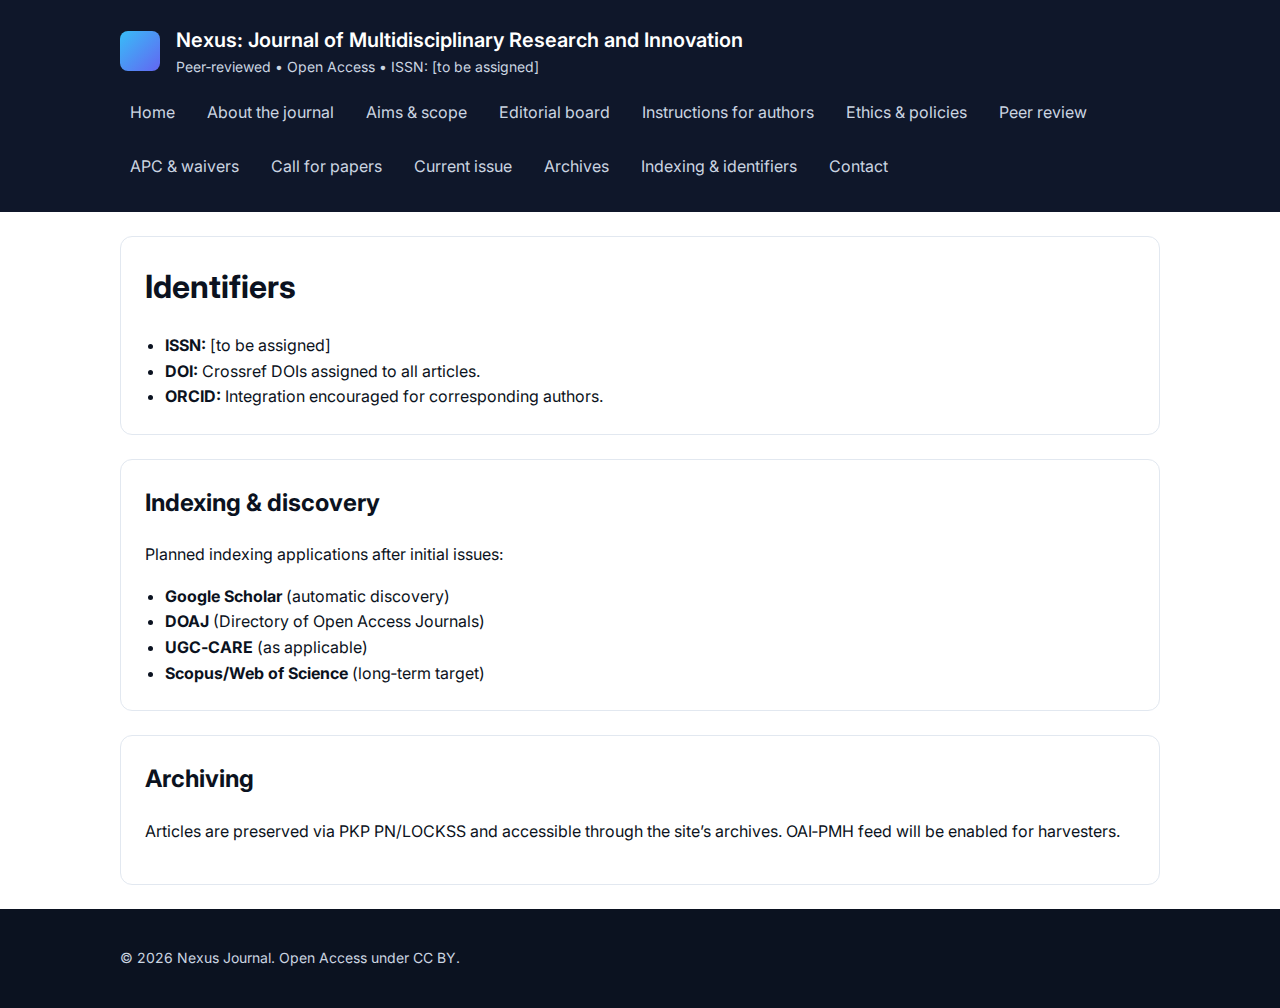
<file: index.html>
<!DOCTYPE html>
<html lang="en">
<head>
  <meta charset="utf-8">
  <title>Indexing & identifiers – Nexus</title>
  <meta name="viewport" content="width=device-width, initial-scale=1">
  <meta name="description" content="Indexing, DOIs, ISSN, archiving for Nexus journal.">
  <link rel="preconnect" href="https://fonts.googleapis.com"><link rel="preconnect" href="https://fonts.gstatic.com" crossorigin>
  <link href="https://fonts.googleapis.com/css2?family=Inter:wght@400;600&display=swap" rel="stylesheet">
  <style>
    :root{--bg:#0f172a;--fg:#ffffff;--accent:#2563eb;--muted:#64748b;--panel:#f1f5f9;--text:#0b1220}
    *{box-sizing:border-box}body{margin:0;font-family:Inter,system-ui,-apple-system,Segoe UI,Roboto,Arial,sans-serif;color:var(--text);line-height:1.6;background:#fff}
    header{background:var(--bg);color:var(--fg);padding:24px 0}.container{max-width:1080px;margin:0 auto;padding:0 20px}
    .brand{display:flex;align-items:center;gap:16px}.logo{width:40px;height:40px;border-radius:8px;background:linear-gradient(135deg,#38bdf8,#6366f1)}
    nav{margin-top:14px;display:flex;flex-wrap:wrap;gap:12px}nav a{color:#cbd5e1;text-decoration:none;padding:8px 10px;border-radius:6px}nav a:hover{background:#1e293b;color:#fff}
    h1,h2{margin-top:0}.section{padding:24px;background:#fff;border:1px solid #e2e8f0;border-radius:12px;margin:24px 0}
    ul{margin:0;padding-left:20px}
    footer{background:#0b1220;color:#cbd5e1;padding:24px 0;margin-top:24px;font-size:14px}
  </style>
</head>
<body>
<header>
  <div class="container">
    <div class="brand"><div class="logo"></div>
      <div><div style="font-size:20px;font-weight:600;">Nexus: Journal of Multidisciplinary Research and Innovation</div>
        <div style="font-size:14px;color:#cbd5e1;">Peer‑reviewed • Open Access • ISSN: [to be assigned]</div></div>
    </div>
    <nav aria-label="Primary">
      <a href="home.html"> Home </ a> <a href="about.html">About the journal</a><a href="aims-scope.html">Aims & scope</a>
        <a href="editorial-board.html">Editorial board</a><a href="authors.html">Instructions for authors</a>
        <a href="ethics.html">Ethics & policies</a><a href="peer-review.html">Peer review</a><a href="apc.html">APC & waivers</a>
        <a href="cfp.html">Call for papers</a><a href="current.html">Current issue</a><a href="archives.html">Archives</a>
        <a href="index.html">Indexing & identifiers</a><a href="contact.html">Contact</a>
    </nav>
  </div>
</header>

<main class="container">
  <section class="section">
    <h1>Identifiers</h1>
    <ul>
      <li><strong>ISSN:</strong> [to be assigned]</li>
      <li><strong>DOI:</strong> Crossref DOIs assigned to all articles.</li>
      <li><strong>ORCID:</strong> Integration encouraged for corresponding authors.</li>
    </ul>
  </section>

  <section class="section">
    <h2>Indexing & discovery</h2>
    <p>Planned indexing applications after initial issues:</p>
    <ul>
      <li><strong>Google Scholar</strong> (automatic discovery)</li>
      <li><strong>DOAJ</strong> (Directory of Open Access Journals)</li>
      <li><strong>UGC‑CARE</strong> (as applicable)</li>
      <li><strong>Scopus/Web of Science</strong> (long‑term target)</li>
    </ul>
  </section>

  <section class="section">
    <h2>Archiving</h2>
    <p>Articles are preserved via PKP PN/LOCKSS and accessible through the site’s archives. OAI‑PMH feed will be enabled for harvesters.</p>
  </section>
</main>

<footer>
  <div class="container"><p>© <span id="year"></span> Nexus Journal. Open Access under CC BY.</p></div>
  <script>document.getElementById('year').textContent=new Date().getFullYear();</script>
</footer>
</body>
</html>
</file>
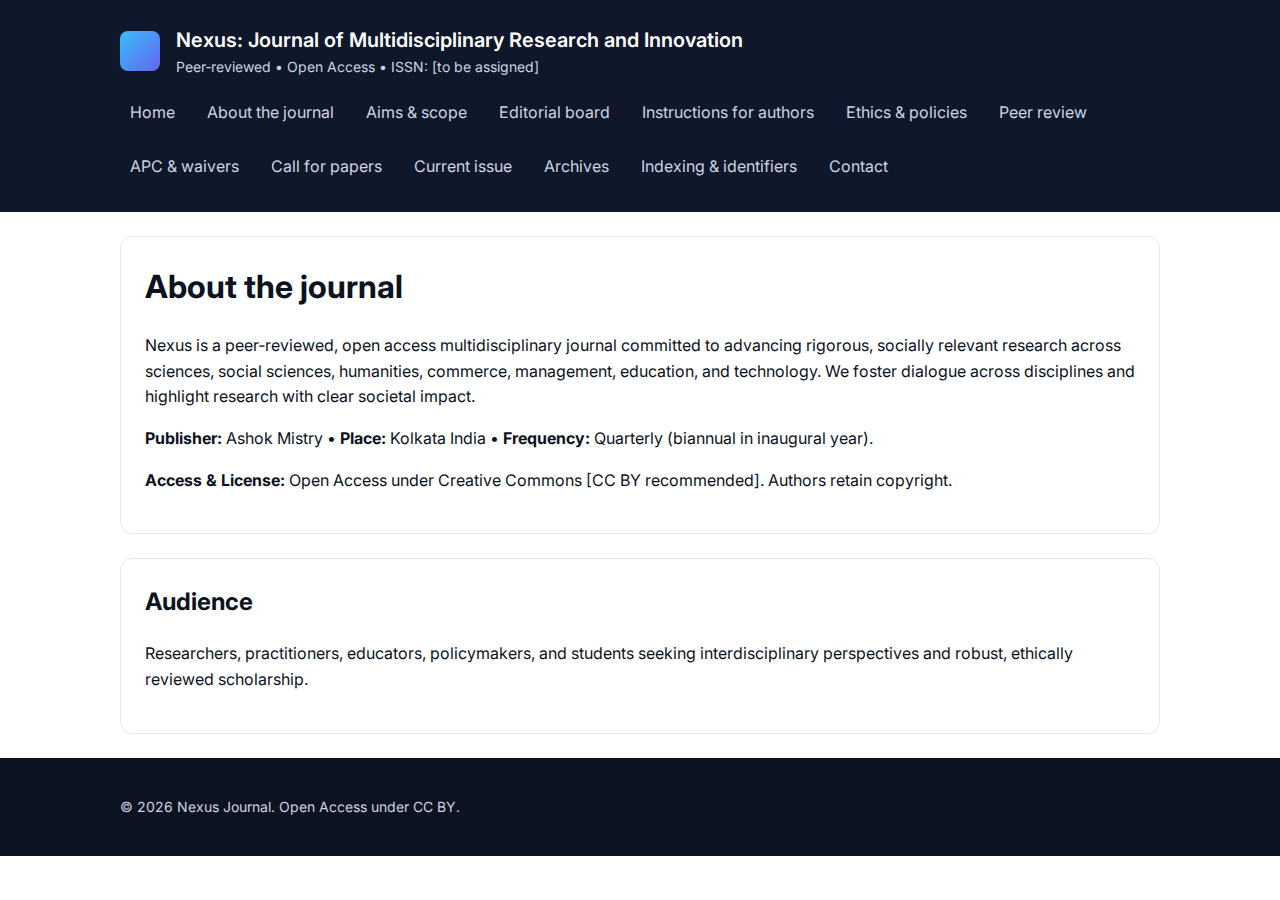
<file: about.html>
<!DOCTYPE html>
<html lang="en">
<head>
  <meta charset="utf-8">
  <title>About the journal – Nexus</title>
  <meta name="viewport" content="width=device-width, initial-scale=1">
  <meta name="description" content="About Nexus: a peer-reviewed, open access multidisciplinary journal.">
  <link rel="preconnect" href="https://fonts.googleapis.com"><link rel="preconnect" href="https://fonts.gstatic.com" crossorigin>
  <link href="https://fonts.googleapis.com/css2?family=Inter:wght@400;600&display=swap" rel="stylesheet">
  <head>
   <style>
    :root{--bg:#0f172a;--fg:#ffffff;--accent:#2563eb;--muted:#64748b;--panel:#f1f5f9;--text:#0b1220}
    *{box-sizing:border-box}body{margin:0;font-family:Inter,system-ui,-apple-system,Segoe UI,Roboto,Arial,sans-serif;color:var(--text);line-height:1.6;background:#fff}
    header{background:var(--bg);color:var(--fg);padding:24px 0}.container{max-width:1080px;margin:0 auto;padding:0 20px}
    .brand{display:flex;align-items:center;gap:16px}.logo{width:40px;height:40px;border-radius:8px;background:linear-gradient(135deg,#38bdf8,#6366f1)}
    nav{margin-top:14px;display:flex;flex-wrap:wrap;gap:12px}nav a{color:#cbd5e1;text-decoration:none;padding:8px 10px;border-radius:6px}nav a:hover{background:#1e293b;color:#fff}
    h1,h2{margin-top:0}.section{padding:24px;background:#fff;border:1px solid #e2e8f0;border-radius:12px;margin:24px 0}
    ol{margin:0;padding-left:20px}
    footer{background:#0b1220;color:#cbd5e1;padding:24px 0;margin-top:24px;font-size:14px}
  </style>
</head>

</head>
<body>
  <header>
    <div class="container">
      <div class="brand"><div class="logo"></div>
        <div><div style="font-size:20px;font-weight:600;">Nexus: Journal of Multidisciplinary Research and Innovation</div>
          <div style="font-size:14px;color:#cbd5e1;">Peer‑reviewed • Open Access • ISSN: [to be assigned]</div></div>
      </div>
      <nav aria-label="Primary">
        <a href="home.html"> Home </ a> <a href="about.html">About the journal</a><a href="aims-scope.html">Aims & scope</a>
        <a href="editorial-board.html">Editorial board</a><a href="authors.html">Instructions for authors</a>
        <a href="ethics.html">Ethics & policies</a><a href="peer-review.html">Peer review</a><a href="apc.html">APC & waivers</a>
        <a href="cfp.html">Call for papers</a><a href="current.html">Current issue</a><a href="archives.html">Archives</a>
        <a href="index.html">Indexing & identifiers</a><a href="contact.html">Contact</a>
      </nav>
    </div>
  </header>

  <main class="container">
    <section class="section">
      <h1>About the journal</h1>
      <p>Nexus is a peer‑reviewed, open access multidisciplinary journal committed to advancing rigorous, socially relevant research across sciences, social sciences, humanities, commerce, management, education, and technology. We foster dialogue across disciplines and highlight research with clear societal impact.</p>
      <p><strong>Publisher:</strong> Ashok Mistry • <strong>Place:</strong> Kolkata India • <strong>Frequency:</strong> Quarterly (biannual in inaugural year).</p>
      <p><strong>Access & License:</strong> Open Access under Creative Commons [CC BY recommended]. Authors retain copyright.</p>
    </section>

    <section class="section">
      <h2>Audience</h2>
      <p>Researchers, practitioners, educators, policymakers, and students seeking interdisciplinary perspectives and robust, ethically reviewed scholarship.</p>
    </section>
  </main>

  <footer>
    <div class="container"><p>© <span id="year"></span> Nexus Journal. Open Access under CC BY.</p></div>
    <script>document.getElementById('year').textContent=new Date().getFullYear();</script>
  </footer>
</body>
</html>
</file>
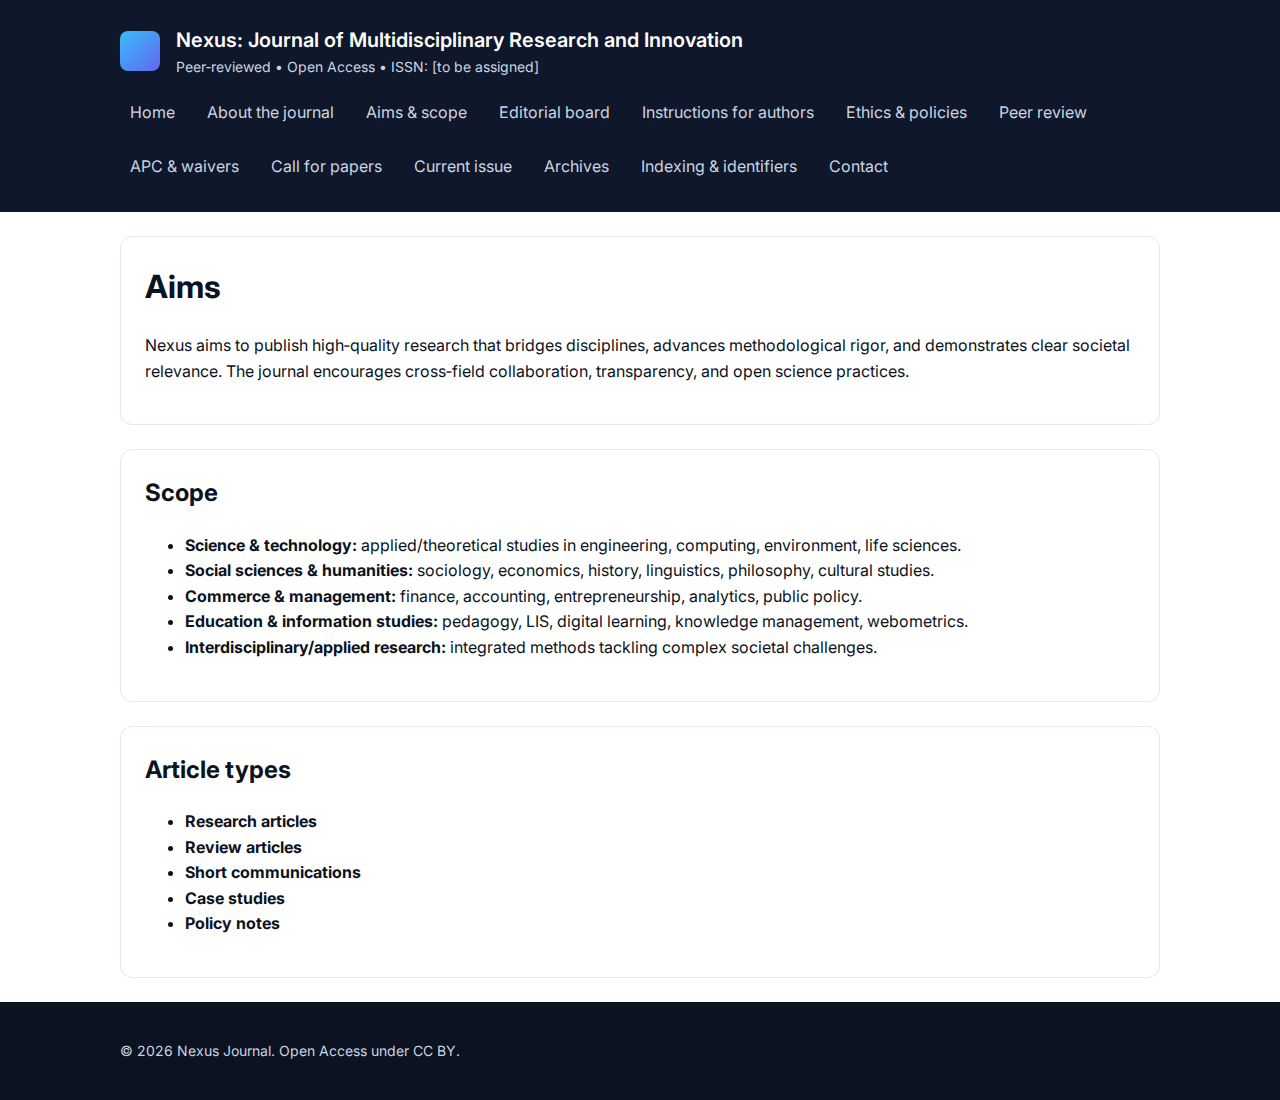
<file: aims-scope.html>
<!DOCTYPE html>
<html lang="en">
<head>
  <meta charset="utf-8">
  <title>Aims & scope – Nexus</title>
  <meta name="viewport" content="width=device-width, initial-scale=1">
  <meta name="description" content="Aims and Scope of Nexus journal.">
  <link rel="preconnect" href="https://fonts.googleapis.com"><link rel="preconnect" href="https://fonts.gstatic.com" crossorigin>
  <link href="https://fonts.googleapis.com/css2?family=Inter:wght@400;600&display=swap" rel="stylesheet">
  <head>
  <style>
    :root{--bg:#0f172a;--fg:#ffffff;--accent:#2563eb;--muted:#64748b;--panel:#f1f5f9;--text:#0b1220}
    *{box-sizing:border-box}body{margin:0;font-family:Inter,system-ui,-apple-system,Segoe UI,Roboto,Arial,sans-serif;color:var(--text);line-height:1.6;background:#fff}
    header{background:var(--bg);color:var(--fg);padding:24px 0}.container{max-width:1080px;margin:0 auto;padding:0 20px}
    .brand{display:flex;align-items:center;gap:16px}.logo{width:40px;height:40px;border-radius:8px;background:linear-gradient(135deg,#38bdf8,#6366f1)}
    nav{margin-top:14px;display:flex;flex-wrap:wrap;gap:12px}nav a{color:#cbd5e1;text-decoration:none;padding:8px 10px;border-radius:6px}nav a:hover{background:#1e293b;color:#fff}
    h1,h2{margin-top:0}.section{padding:24px;background:#fff;border:1px solid #e2e8f0;border-radius:12px;margin:24px 0}
    ol{margin:0;padding-left:20px}
    footer{background:#0b1220;color:#cbd5e1;padding:24px 0;margin-top:24px;font-size:14px}
  </style>
</head>

</head>
<body>
<header>
  <div class="container">
    <div class="brand"><div class="logo"></div>
      <div><div style="font-size:20px;font-weight:600;">Nexus: Journal of Multidisciplinary Research and Innovation</div>
        <div style="font-size:14px;color:#cbd5e1;">Peer‑reviewed • Open Access • ISSN: [to be assigned]</div></div>
    </div>
    <nav aria-label="Primary">
      <a href="index.html">Home</a><a href="about.html">About the journal</a><a href="aims-scope.html">Aims & scope</a>
      <a href="editorial-board.html">Editorial board</a><a href="authors.html">Instructions for authors</a>
      <a href="ethics.html">Ethics & policies</a><a href="peer-review.html">Peer review</a><a href="apc.html">APC & waivers</a>
      <a href="cfp.html">Call for papers</a><a href="current.html">Current issue</a><a href="archives.html">Archives</a>
      <a href="index.html">Indexing & identifiers</a><a href="contact.html">Contact</a>
    </nav>
  </div>
</header>

<main class="container">
  <section class="section">
    <h1>Aims</h1>
    <p>Nexus aims to publish high‑quality research that bridges disciplines, advances methodological rigor, and demonstrates clear societal relevance. The journal encourages cross‑field collaboration, transparency, and open science practices.</p>
  </section>

  <section class="section">
    <h2>Scope</h2>
    <ul>
      <li><strong>Science & technology:</strong> applied/theoretical studies in engineering, computing, environment, life sciences.</li>
      <li><strong>Social sciences & humanities:</strong> sociology, economics, history, linguistics, philosophy, cultural studies.</li>
      <li><strong>Commerce & management:</strong> finance, accounting, entrepreneurship, analytics, public policy.</li>
      <li><strong>Education & information studies:</strong> pedagogy, LIS, digital learning, knowledge management, webometrics.</li>
      <li><strong>Interdisciplinary/applied research:</strong> integrated methods tackling complex societal challenges.</li>
    </ul>
  </section>

  <section class="section">
    <h2>Article types</h2>
    <ul>
      <li><strong>Research articles</strong></li>
      <li><strong>Review articles</strong></li>
      <li><strong>Short communications</strong></li>
      <li><strong>Case studies</strong></li>
      <li><strong>Policy notes</strong></li>
    </ul>
  </section>
</main>

<footer>
  <div class="container"><p>© <span id="year"></span> Nexus Journal. Open Access under CC BY.</p></div>
  <script>document.getElementById('year').textContent=new Date().getFullYear();</script>
</footer>
</body>
</html>
</file>
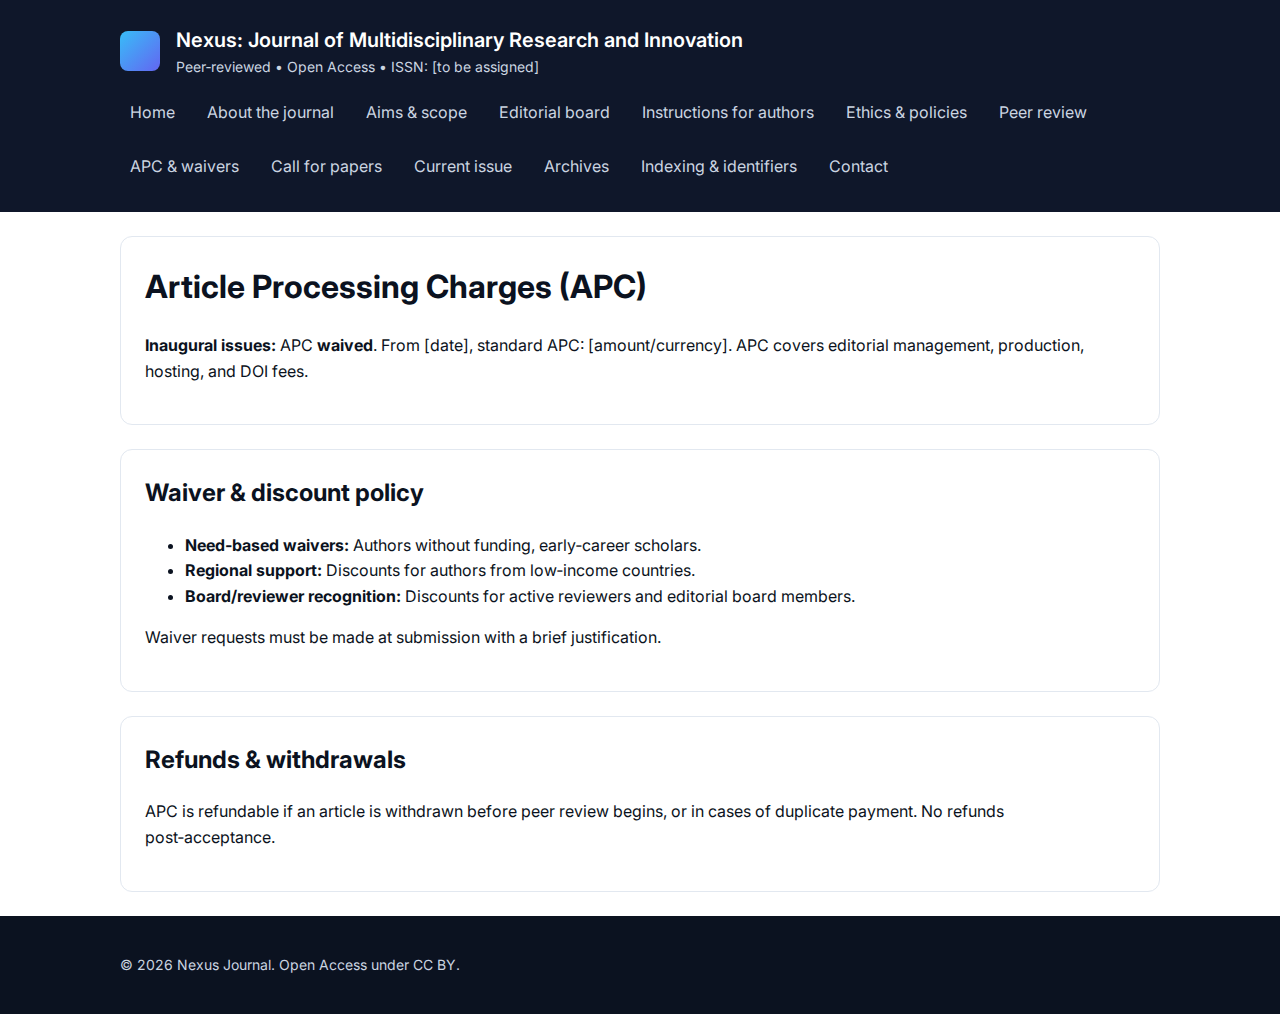
<file: apc.html>
<!DOCTYPE html>
<html lang="en">
<head>
  <meta charset="utf-8">
  <title>APC & waivers – Nexus</title>
  <meta name="viewport" content="width=device-width, initial-scale=1">
  <meta name="description" content="Article Processing Charges and waivers for Nexus journal.">
  <link rel="preconnect" href="https://fonts.googleapis.com"><link rel="preconnect" href="https://fonts.gstatic.com" crossorigin>
  <link href="https://fonts.googleapis.com/css2?family=Inter:wght@400;600&display=swap" rel="stylesheet">
  <head>
   <style>
    :root{--bg:#0f172a;--fg:#ffffff;--accent:#2563eb;--muted:#64748b;--panel:#f1f5f9;--text:#0b1220}
    *{box-sizing:border-box}body{margin:0;font-family:Inter,system-ui,-apple-system,Segoe UI,Roboto,Arial,sans-serif;color:var(--text);line-height:1.6;background:#fff}
    header{background:var(--bg);color:var(--fg);padding:24px 0}.container{max-width:1080px;margin:0 auto;padding:0 20px}
    .brand{display:flex;align-items:center;gap:16px}.logo{width:40px;height:40px;border-radius:8px;background:linear-gradient(135deg,#38bdf8,#6366f1)}
    nav{margin-top:14px;display:flex;flex-wrap:wrap;gap:12px}nav a{color:#cbd5e1;text-decoration:none;padding:8px 10px;border-radius:6px}nav a:hover{background:#1e293b;color:#fff}
    h1,h2{margin-top:0}.section{padding:24px;background:#fff;border:1px solid #e2e8f0;border-radius:12px;margin:24px 0}
    ol{margin:0;padding-left:20px}
    footer{background:#0b1220;color:#cbd5e1;padding:24px 0;margin-top:24px;font-size:14px}
  </style>
</head>

</head>
<body>
<header>
  <div class="container">
    <div class="brand"><div class="logo"></div>
      <div><div style="font-size:20px;font-weight:600;">Nexus: Journal of Multidisciplinary Research and Innovation</div>
        <div style="font-size:14px;color:#cbd5e1;">Peer‑reviewed • Open Access • ISSN: [to be assigned]</div></div>
    </div>
    <nav aria-label="Primary">
      <a href="index.html">Home</a><a href="about.html">About the journal</a><a href="aims-scope.html">Aims & scope</a>
      <a href="editorial-board.html">Editorial board</a><a href="authors.html">Instructions for authors</a>
      <a href="ethics.html">Ethics & policies</a><a href="peer-review.html">Peer review</a><a href="apc.html">APC & waivers</a>
      <a href="cfp.html">Call for papers</a><a href="current.html">Current issue</a><a href="archives.html">Archives</a>
      <a href="indexing.html">Indexing & identifiers</a><a href="contact.html">Contact</a>
    </nav>
  </div>
</header>

<main class="container">
  <section class="section">
    <h1>Article Processing Charges (APC)</h1>
    <p><strong>Inaugural issues:</strong> APC <strong>waived</strong>. From [date], standard APC: [amount/currency]. APC covers editorial management, production, hosting, and DOI fees.</p>
  </section>

  <section class="section">
    <h2>Waiver & discount policy</h2>
    <ul>
      <li><strong>Need‑based waivers:</strong> Authors without funding, early‑career scholars.</li>
      <li><strong>Regional support:</strong> Discounts for authors from low‑income countries.</li>
      <li><strong>Board/reviewer recognition:</strong> Discounts for active reviewers and editorial board members.</li>
    </ul>
    <p>Waiver requests must be made at submission with a brief justification.</p>
  </section>

  <section class="section">
    <h2>Refunds & withdrawals</h2>
    <p>APC is refundable if an article is withdrawn before peer review begins, or in cases of duplicate payment. No refunds post‑acceptance.</p>
  </section>
</main>

<footer>
  <div class="container"><p>© <span id="year"></span> Nexus Journal. Open Access under CC BY.</p></div>
  <script>document.getElementById('year').textContent=new Date().getFullYear();</script>
</footer>
</body>
</html>
</file>
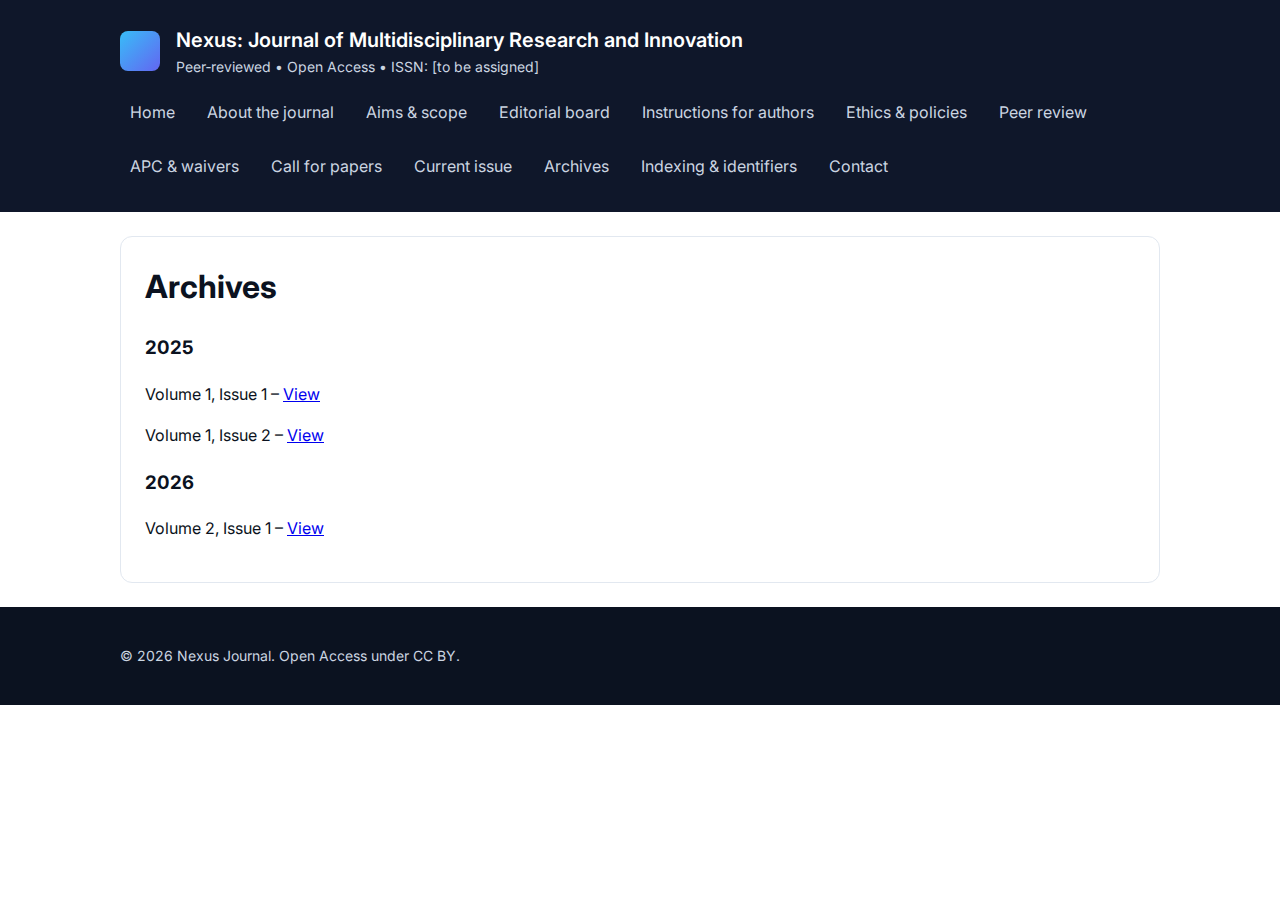
<file: archives.html>
<!DOCTYPE html>
<html lang="en">
<head>
  <meta charset="utf-8">
  <title>Archives – Nexus</title>
  <meta name="viewport" content="width=device-width, initial-scale=1">
  <meta name="description" content="Archives of Nexus journal.">
  <link rel="preconnect" href="https://fonts.googleapis.com"><link rel="preconnect" href="https://fonts.gstatic.com" crossorigin>
  <link href="https://fonts.googleapis.com/css2?family=Inter:wght@400;600&display=swap" rel="stylesheet">
  <head>
   <style>
    :root{--bg:#0f172a;--fg:#ffffff;--accent:#2563eb;--muted:#64748b;--panel:#f1f5f9;--text:#0b1220}
    *{box-sizing:border-box}body{margin:0;font-family:Inter,system-ui,-apple-system,Segoe UI,Roboto,Arial,sans-serif;color:var(--text);line-height:1.6;background:#fff}
    header{background:var(--bg);color:var(--fg);padding:24px 0}.container{max-width:1080px;margin:0 auto;padding:0 20px}
    .brand{display:flex;align-items:center;gap:16px}.logo{width:40px;height:40px;border-radius:8px;background:linear-gradient(135deg,#38bdf8,#6366f1)}
    nav{margin-top:14px;display:flex;flex-wrap:wrap;gap:12px}nav a{color:#cbd5e1;text-decoration:none;padding:8px 10px;border-radius:6px}nav a:hover{background:#1e293b;color:#fff}
    h1,h2{margin-top:0}.section{padding:24px;background:#fff;border:1px solid #e2e8f0;border-radius:12px;margin:24px 0}
    ol{margin:0;padding-left:20px}
    footer{background:#0b1220;color:#cbd5e1;padding:24px 0;margin-top:24px;font-size:14px}
  </style>
</head>

</head>
<body>
<header>
  <div class="container">
    <div class="brand"><div class="logo"></div>
      <div><div style="font-size:20px;font-weight:600;">Nexus: Journal of Multidisciplinary Research and Innovation</div>
        <div style="font-size:14px;color:#cbd5e1;">Peer‑reviewed • Open Access • ISSN: [to be assigned]</div></div>
    </div>
    <nav aria-label="Primary">
      <a href="index.html">Home</a><a href="about.html">About the journal</a><a href="aims-scope.html">Aims & scope</a>
      <a href="editorial-board.html">Editorial board</a><a href="authors.html">Instructions for authors</a>
      <a href="ethics.html">Ethics & policies</a><a href="peer-review.html">Peer review</a><a href="apc.html">APC & waivers</a>
      <a href="cfp.html">Call for papers</a><a href="current.html">Current issue</a><a href="archives.html">Archives</a>
      <a href="index.html">Indexing & identifiers</a><a href="contact.html">Contact</a>
    </nav>
  </div>
</header>

<main class="container">
  <section class="section">
    <h1>Archives</h1>
    <div class="year">
      <h3>2025</h3>
      <p>Volume 1, Issue 1 – <a href="current.html">View</a></p>
      <p>Volume 1, Issue 2 – <a href="[link]">View</a></p>
    </div>
    <div class="year">
      <h3>2026</h3>
      <p>Volume 2, Issue 1 – <a href="[link]">View</a></p>
    </div>
  </section>
</main>

<footer>
  <div class="container"><p>© <span id="year"></span> Nexus Journal. Open Access under CC BY.</p></div>
  <script>document.getElementById('year').textContent=new Date().getFullYear();</script>
</footer>
</body>
</html>
</file>
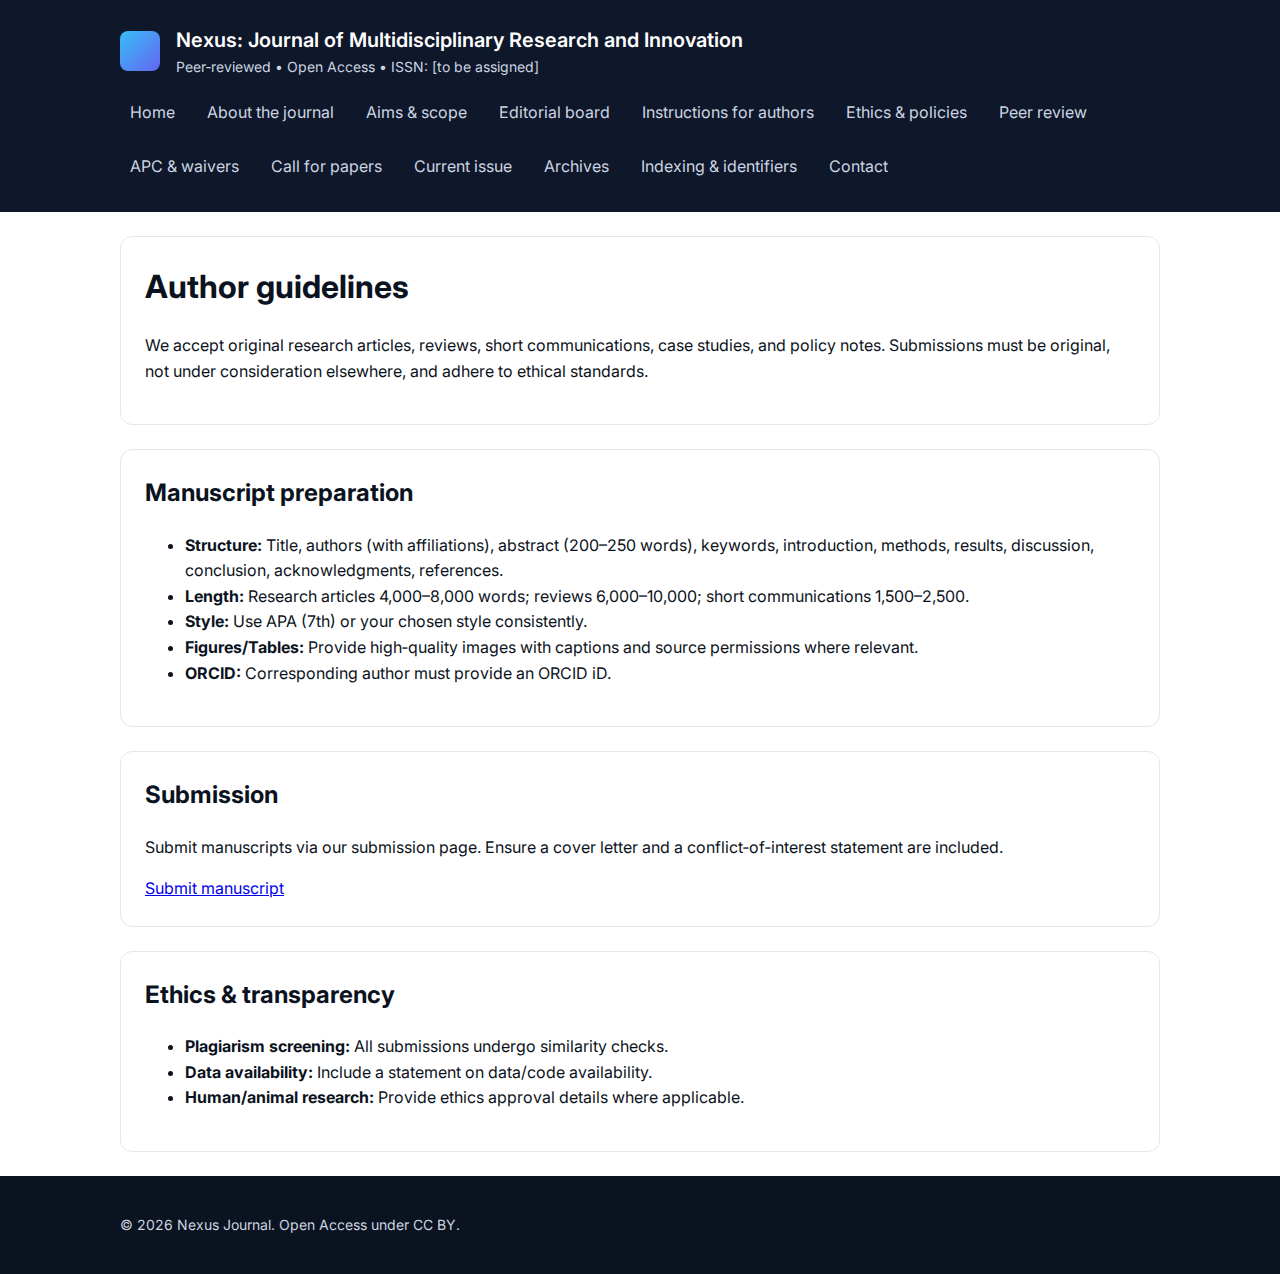
<file: authors.html>
<!DOCTYPE html>
<html lang="en">
<head>
  <meta charset="utf-8">
  <title>Instructions for authors – Nexus</title>
  <meta name="viewport" content="width=device-width, initial-scale=1">
  <meta name="description" content="Author guidelines for Nexus journal.">
  <link rel="preconnect" href="https://fonts.googleapis.com"><link rel="preconnect" href="https://fonts.gstatic.com" crossorigin>
  <link href="https://fonts.googleapis.com/css2?family=Inter:wght@400;600&display=swap" rel="stylesheet">
  <head>
  <style>
    :root{--bg:#0f172a;--fg:#ffffff;--accent:#2563eb;--muted:#64748b;--panel:#f1f5f9;--text:#0b1220}
    *{box-sizing:border-box}body{margin:0;font-family:Inter,system-ui,-apple-system,Segoe UI,Roboto,Arial,sans-serif;color:var(--text);line-height:1.6;background:#fff}
    header{background:var(--bg);color:var(--fg);padding:24px 0}.container{max-width:1080px;margin:0 auto;padding:0 20px}
    .brand{display:flex;align-items:center;gap:16px}.logo{width:40px;height:40px;border-radius:8px;background:linear-gradient(135deg,#38bdf8,#6366f1)}
    nav{margin-top:14px;display:flex;flex-wrap:wrap;gap:12px}nav a{color:#cbd5e1;text-decoration:none;padding:8px 10px;border-radius:6px}nav a:hover{background:#1e293b;color:#fff}
    h1,h2{margin-top:0}.section{padding:24px;background:#fff;border:1px solid #e2e8f0;border-radius:12px;margin:24px 0}
    ol{margin:0;padding-left:20px}
    footer{background:#0b1220;color:#cbd5e1;padding:24px 0;margin-top:24px;font-size:14px}
  </style>
</head>

</head>
<body>
<header>
  <div class="container">
    <div class="brand"><div class="logo"></div>
      <div><div style="font-size:20px;font-weight:600;">Nexus: Journal of Multidisciplinary Research and Innovation</div>
        <div style="font-size:14px;color:#cbd5e1;">Peer‑reviewed • Open Access • ISSN: [to be assigned]</div></div>
    </div>
    <nav aria-label="Primary">
      <a href="index.html">Home</a><a href="about.html">About the journal</a><a href="aims-scope.html">Aims & scope</a>
      <a href="editorial-board.html">Editorial board</a><a href="authors.html">Instructions for authors</a>
      <a href="ethics.html">Ethics & policies</a><a href="peer-review.html">Peer review</a><a href="apc.html">APC & waivers</a>
      <a href="cfp.html">Call for papers</a><a href="current.html">Current issue</a><a href="archives.html">Archives</a>
      <a href="index.html">Indexing & identifiers</a><a href="contact.html">Contact</a>
    </nav>
  </div>
</header>

<main class="container">
  <section class="section">
    <h1>Author guidelines</h1>
    <p>We accept original research articles, reviews, short communications, case studies, and policy notes. Submissions must be original, not under consideration elsewhere, and adhere to ethical standards.</p>
  </section>

  <section class="section">
    <h2>Manuscript preparation</h2>
    <ul>
      <li><strong>Structure:</strong> Title, authors (with affiliations), abstract (200–250 words), keywords, introduction, methods, results, discussion, conclusion, acknowledgments, references.</li>
      <li><strong>Length:</strong> Research articles 4,000–8,000 words; reviews 6,000–10,000; short communications 1,500–2,500.</li>
      <li><strong>Style:</strong> Use APA (7th) or your chosen style consistently.</li>
      <li><strong>Figures/Tables:</strong> Provide high‑quality images with captions and source permissions where relevant.</li>
      <li><strong>ORCID:</strong> Corresponding author must provide an ORCID iD.</li>
    </ul>
  </section>

  <section class="section">
    <h2>Submission</h2>
    <p>Submit manuscripts via our submission page. Ensure a cover letter and a conflict‑of‑interest statement are included.</p>
    <a class="btn" href="submit.html">Submit manuscript</a>
  </section>

  <section class="section">
    <h2>Ethics & transparency</h2>
    <ul>
      <li><strong>Plagiarism screening:</strong> All submissions undergo similarity checks.</li>
      <li><strong>Data availability:</strong> Include a statement on data/code availability.</li>
      <li><strong>Human/animal research:</strong> Provide ethics approval details where applicable.</li>
    </ul>
  </section>
</main>

<footer>
  <div class="container"><p>© <span id="year"></span> Nexus Journal. Open Access under CC BY.</p></div>
  <script>document.getElementById('year').textContent=new Date().getFullYear();</script>
</footer>
</body>
</html>
</file>
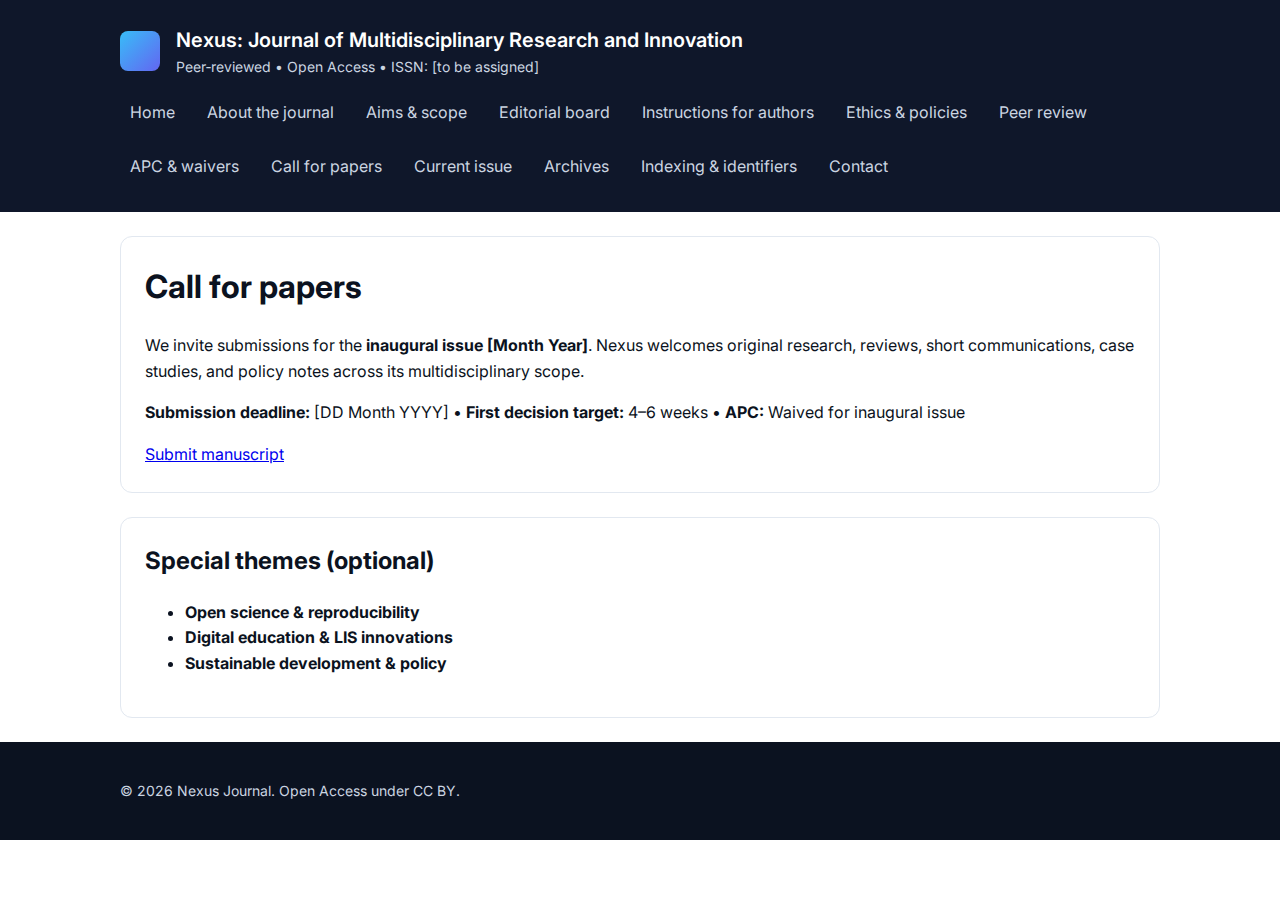
<file: cfp.html>
<!DOCTYPE html>
<html lang="en">
<head>
  <meta charset="utf-8">
  <title>Call for papers – Nexus</title>
  <meta name="viewport" content="width=device-width, initial-scale=1">
  <meta name="description" content="Call for papers for Nexus journal.">
  <link rel="preconnect" href="https://fonts.googleapis.com"><link rel="preconnect" href="https://fonts.gstatic.com" crossorigin>
  <link href="https://fonts.googleapis.com/css2?family=Inter:wght@400;600&display=swap" rel="stylesheet">
  <head>
   <style>
    :root{--bg:#0f172a;--fg:#ffffff;--accent:#2563eb;--muted:#64748b;--panel:#f1f5f9;--text:#0b1220}
    *{box-sizing:border-box}body{margin:0;font-family:Inter,system-ui,-apple-system,Segoe UI,Roboto,Arial,sans-serif;color:var(--text);line-height:1.6;background:#fff}
    header{background:var(--bg);color:var(--fg);padding:24px 0}.container{max-width:1080px;margin:0 auto;padding:0 20px}
    .brand{display:flex;align-items:center;gap:16px}.logo{width:40px;height:40px;border-radius:8px;background:linear-gradient(135deg,#38bdf8,#6366f1)}
    nav{margin-top:14px;display:flex;flex-wrap:wrap;gap:12px}nav a{color:#cbd5e1;text-decoration:none;padding:8px 10px;border-radius:6px}nav a:hover{background:#1e293b;color:#fff}
    h1,h2{margin-top:0}.section{padding:24px;background:#fff;border:1px solid #e2e8f0;border-radius:12px;margin:24px 0}
    ol{margin:0;padding-left:20px}
    footer{background:#0b1220;color:#cbd5e1;padding:24px 0;margin-top:24px;font-size:14px}
  </style>
</head>

</head>
<body>
<header>
  <div class="container">
    <div class="brand"><div class="logo"></div>
      <div><div style="font-size:20px;font-weight:600;">Nexus: Journal of Multidisciplinary Research and Innovation</div>
        <div style="font-size:14px;color:#cbd5e1;">Peer‑reviewed • Open Access • ISSN: [to be assigned]</div></div>
    </div>
    <nav aria-label="Primary">
      <a href="index.html">Home</a><a href="about.html">About the journal</a><a href="aims-scope.html">Aims & scope</a>
      <a href="editorial-board.html">Editorial board</a><a href="authors.html">Instructions for authors</a>
      <a href="ethics.html">Ethics & policies</a><a href="peer-review.html">Peer review</a><a href="apc.html">APC & waivers</a>
      <a href="cfp.html">Call for papers</a><a href="current.html">Current issue</a><a href="archives.html">Archives</a>
      <a href="indexing.html">Indexing & identifiers</a><a href="contact.html">Contact</a>
    </nav>
  </div>
</header>

<main class="container">
  <section class="section">
    <h1>Call for papers</h1>
    <p>We invite submissions for the <strong>inaugural issue [Month Year]</strong>. Nexus welcomes original research, reviews, short communications, case studies, and policy notes across its multidisciplinary scope.</p>
    <p><strong>Submission deadline:</strong> [DD Month YYYY] • <strong>First decision target:</strong> 4–6 weeks • <strong>APC:</strong> Waived for inaugural issue</p>
    <a class="btn" href="submit.html">Submit manuscript</a>
  </section>

  <section class="section">
    <h2>Special themes (optional)</h2>
    <ul>
      <li><strong>Open science & reproducibility</strong></li>
      <li><strong>Digital education & LIS innovations</strong></li>
      <li><strong>Sustainable development & policy</strong></li>
    </ul>
  </section>
</main>

<footer>
  <div class="container"><p>© <span id="year"></span> Nexus Journal. Open Access under CC BY.</p></div>
  <script>document.getElementById('year').textContent=new Date().getFullYear();</script>
</footer>
</body>
</html>
</file>
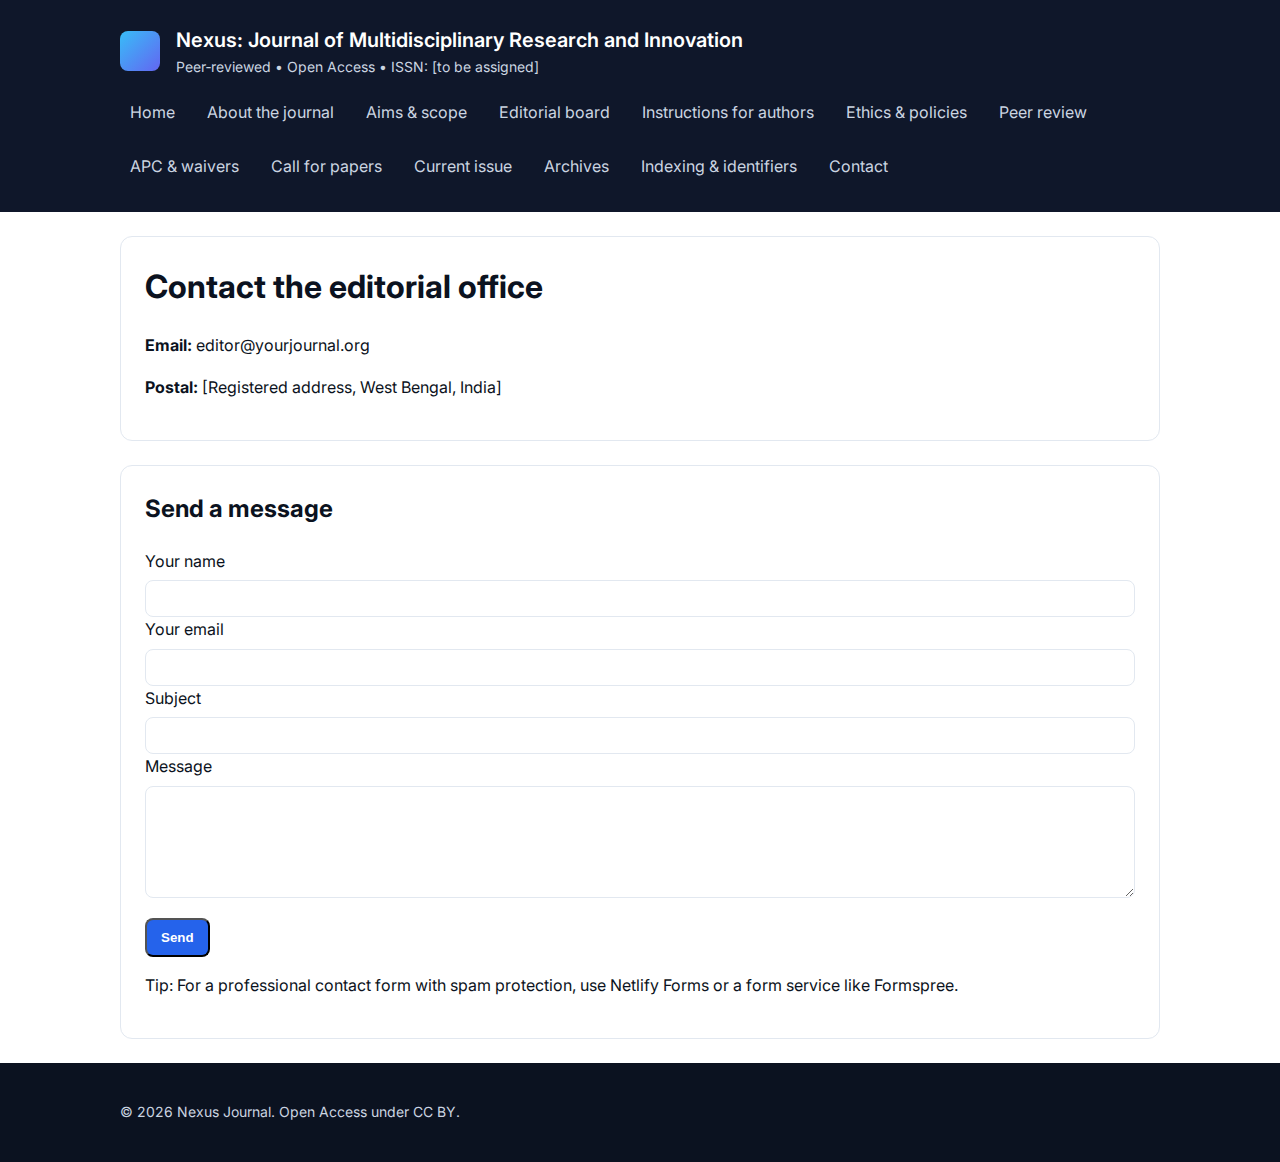
<file: contact.html>
<!DOCTYPE html>
<html lang="en">
<head>
  <meta charset="utf-8">
  <title>Contact – Nexus</title>
  <meta name="viewport" content="width=device-width, initial-scale=1">
  <meta name="description" content="Contact the editorial office of Nexus journal.">
  <link rel="preconnect" href="https://fonts.googleapis.com"><link rel="preconnect" href="https://fonts.gstatic.com" crossorigin>
  <link href="https://fonts.googleapis.com/css2?family=Inter:wght@400;600&display=swap" rel="stylesheet">
  <style>
    :root{--bg:#0f172a;--fg:#ffffff;--accent:#2563eb;--muted:#64748b;--panel:#f1f5f9;--text:#0b1220}
    *{box-sizing:border-box}body{margin:0;font-family:Inter,system-ui,-apple-system,Segoe UI,Roboto,Arial,sans-serif;color:var(--text);line-height:1.6;background:#fff}
    header{background:var(--bg);color:var(--fg);padding:24px 0}.container{max-width:1080px;margin:0 auto;padding:0 20px}
    .brand{display:flex;align-items:center;gap:16px}.logo{width:40px;height:40px;border-radius:8px;background:linear-gradient(135deg,#38bdf8,#6366f1)}
    nav{margin-top:14px;display:flex;flex-wrap:wrap;gap:12px}nav a{color:#cbd5e1;text-decoration:none;padding:8px 10px;border-radius:6px}nav a:hover{background:#1e293b;color:#fff}
    h1,h2{margin-top:0}.section{padding:24px;background:#fff;border:1px solid #e2e8f0;border-radius:12px;margin:24px 0}
    label{display:block;margin-bottom:6px}input,textarea{width:100%;padding:10px;border:1px solid #e2e8f0;border-radius:8px}
    .btn{display:inline-block;background:var(--accent);color:#fff;text-decoration:none;padding:10px 14px;border-radius:8px;font-weight:600}
    footer{background:#0b1220;color:#cbd5e1;padding:24px 0;margin-top:24px;font-size:14px}
  </style>
</head>
<body>
<header>
  <div class="container">
    <div class="brand"><div class="logo"></div>
      <div><div style="font-size:20px;font-weight:600;">Nexus: Journal of Multidisciplinary Research and Innovation</div>
        <div style="font-size:14px;color:#cbd5e1;">Peer‑reviewed • Open Access • ISSN: [to be assigned]</div></div>
    </div>
    <nav aria-label="Primary">
      <a href="index.html">Home</a><a href="about.html">About the journal</a><a href="aims-scope.html">Aims & scope</a>
      <a href="editorial-board.html">Editorial board</a><a href="authors.html">Instructions for authors</a>
      <a href="ethics.html">Ethics & policies</a><a href="peer-review.html">Peer review</a><a href="apc.html">APC & waivers</a>
      <a href="cfp.html">Call for papers</a><a href="current.html">Current issue</a><a href="archives.html">Archives</a>
      <a href="index.html">Indexing & identifiers</a><a href="contact.html">Contact</a>
    </nav>
  </div>
</header>

<main class="container">
  <section class="section">
    <h1>Contact the editorial office</h1>
    <p><strong>Email:</strong> editor@yourjournal.org</p>
    <p><strong>Postal:</strong> [Registered address, West Bengal, India]</p>
  </section>

  <section class="section">
    <h2>Send a message</h2>
    <form action="mailto:editor@yourjournal.org" method="post" enctype="text/plain">
      <label for="name">Your name</label>
      <input id="name" name="name" type="text" required>
      <label for="email">Your email</label>
      <input id="email" name="email" type="email" required>
      <label for="subject">Subject</label>
      <input id="subject" name="subject" type="text" required>
      <label for="message">Message</label>
      <textarea id="message" name="message" rows="6" required></textarea>
      <div style="margin-top:12px;"><button class="btn" type="submit">Send</button></div>
    </form>
    <p class="muted">Tip: For a professional contact form with spam protection, use Netlify Forms or a form service like Formspree.</p>
  </section>
</main>

<footer>
  <div class="container"><p>© <span id="year"></span> Nexus Journal. Open Access under CC BY.</p></div>
  <script>document.getElementById('year').textContent=new Date().getFullYear();</script>
</footer>
</body>
</html>
</file>
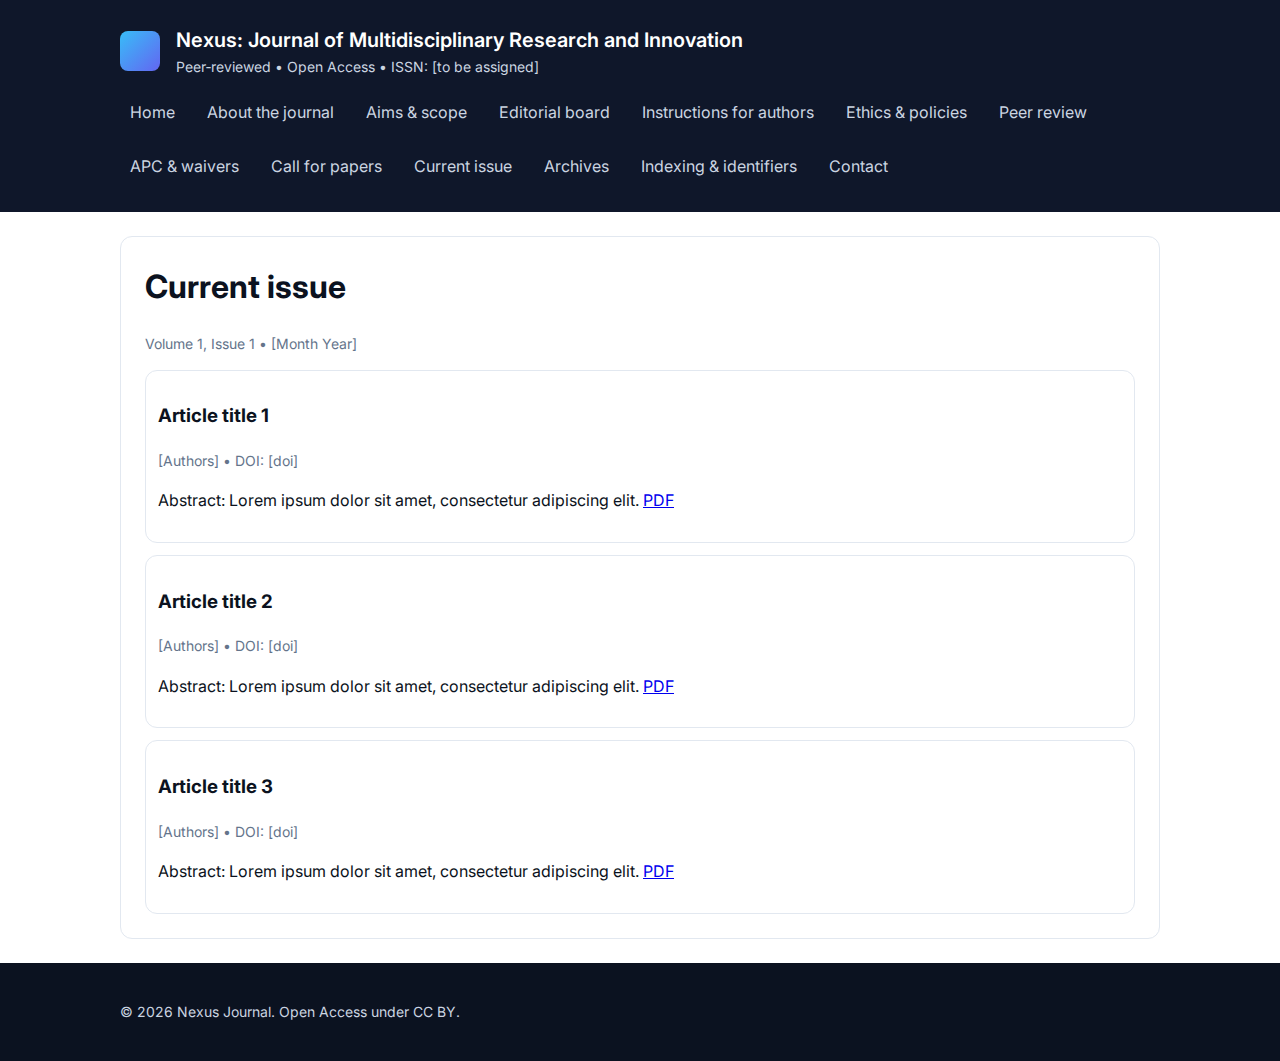
<file: current.html>
<!DOCTYPE html>
<html lang="en">
<head>
  <meta charset="utf-8">
  <title>Current issue – Nexus</title>
  <meta name="viewport" content="width=device-width, initial-scale=1">
  <meta name="description" content="Current issue of Nexus journal.">
  <link rel="preconnect" href="https://fonts.googleapis.com"><link rel="preconnect" href="https://fonts.gstatic.com" crossorigin>
  <link href="https://fonts.googleapis.com/css2?family=Inter:wght@400;600&display=swap" rel="stylesheet">
  <style>
    :root{--bg:#0f172a;--fg:#ffffff;--accent:#2563eb;--muted:#64748b;--panel:#f1f5f9;--text:#0b1220}
    *{box-sizing:border-box}body{margin:0;font-family:Inter,system-ui,-apple-system,Segoe UI,Roboto,Arial,sans-serif;color:var(--text);line-height:1.6;background:#fff}
    header{background:var(--bg);color:var(--fg);padding:24px 0}.container{max-width:1080px;margin:0 auto;padding:0 20px}
    .brand{display:flex;align-items:center;gap:16px}.logo{width:40px;height:40px;border-radius:8px;background:linear-gradient(135deg,#38bdf8,#6366f1)}
    nav{margin-top:14px;display:flex;flex-wrap:wrap;gap:12px}nav a{color:#cbd5e1;text-decoration:none;padding:8px 10px;border-radius:6px}nav a:hover{background:#1e293b;color:#fff}
    h1,h2{margin-top:0}.section{padding:24px;background:#fff;border:1px solid #e2e8f0;border-radius:12px;margin:24px 0}
    .toc{display:grid;grid-template-columns:1fr;gap:12px}
    .item{border:1px solid #e2e8f0;border-radius:12px;padding:12px}
    .meta{color:#64748b;font-size:14px}
    footer{background:#0b1220;color:#cbd5e1;padding:24px 0;margin-top:24px;font-size:14px}
  </style>
</head>
<body>
<header>
  <div class="container">
    <div class="brand"><div class="logo"></div>
      <div><div style="font-size:20px;font-weight:600;">Nexus: Journal of Multidisciplinary Research and Innovation</div>
        <div style="font-size:14px;color:#cbd5e1;">Peer‑reviewed • Open Access • ISSN: [to be assigned]</div></div>
    </div>
    <nav aria-label="Primary">
      <a href="index.html">Home</a><a href="about.html">About the journal</a><a href="aims-scope.html">Aims & scope</a>
      <a href="editorial-board.html">Editorial board</a><a href="authors.html">Instructions for authors</a>
      <a href="ethics.html">Ethics & policies</a><a href="peer-review.html">Peer review</a><a href="apc.html">APC & waivers</a>
      <a href="cfp.html">Call for papers</a><a href="current.html">Current issue</a><a href="archives.html">Archives</a>
      <a href="index.html">Indexing & identifiers</a><a href="contact.html">Contact</a>
    </nav>
  </div>
</header>

<main class="container">
  <section class="section">
    <h1>Current issue</h1>
    <p class="meta">Volume 1, Issue 1 • [Month Year]</p>
    <div class="toc">
      <div class="item">
        <h3>Article title 1</h3>
        <p class="meta">[Authors] • DOI: [doi]</p>
        <p>Abstract: Lorem ipsum dolor sit amet, consectetur adipiscing elit. <a href="[pdf-link]">PDF</a></p>
      </div>
      <div class="item">
        <h3>Article title 2</h3>
        <p class="meta">[Authors] • DOI: [doi]</p>
        <p>Abstract: Lorem ipsum dolor sit amet, consectetur adipiscing elit. <a href="[pdf-link]">PDF</a></p>
      </div>
      <div class="item">
        <h3>Article title 3</h3>
        <p class="meta">[Authors] • DOI: [doi]</p>
        <p>Abstract: Lorem ipsum dolor sit amet, consectetur adipiscing elit. <a href="[pdf-link]">PDF</a></p>
      </div>
    </div>
  </section>
</main>

<footer>
  <div class="container"><p>© <span id="year"></span> Nexus Journal. Open Access under CC BY.</p></div>
  <script>document.getElementById('year').textContent=new Date().getFullYear();</script>
</footer>
</body>
</html>
</file>
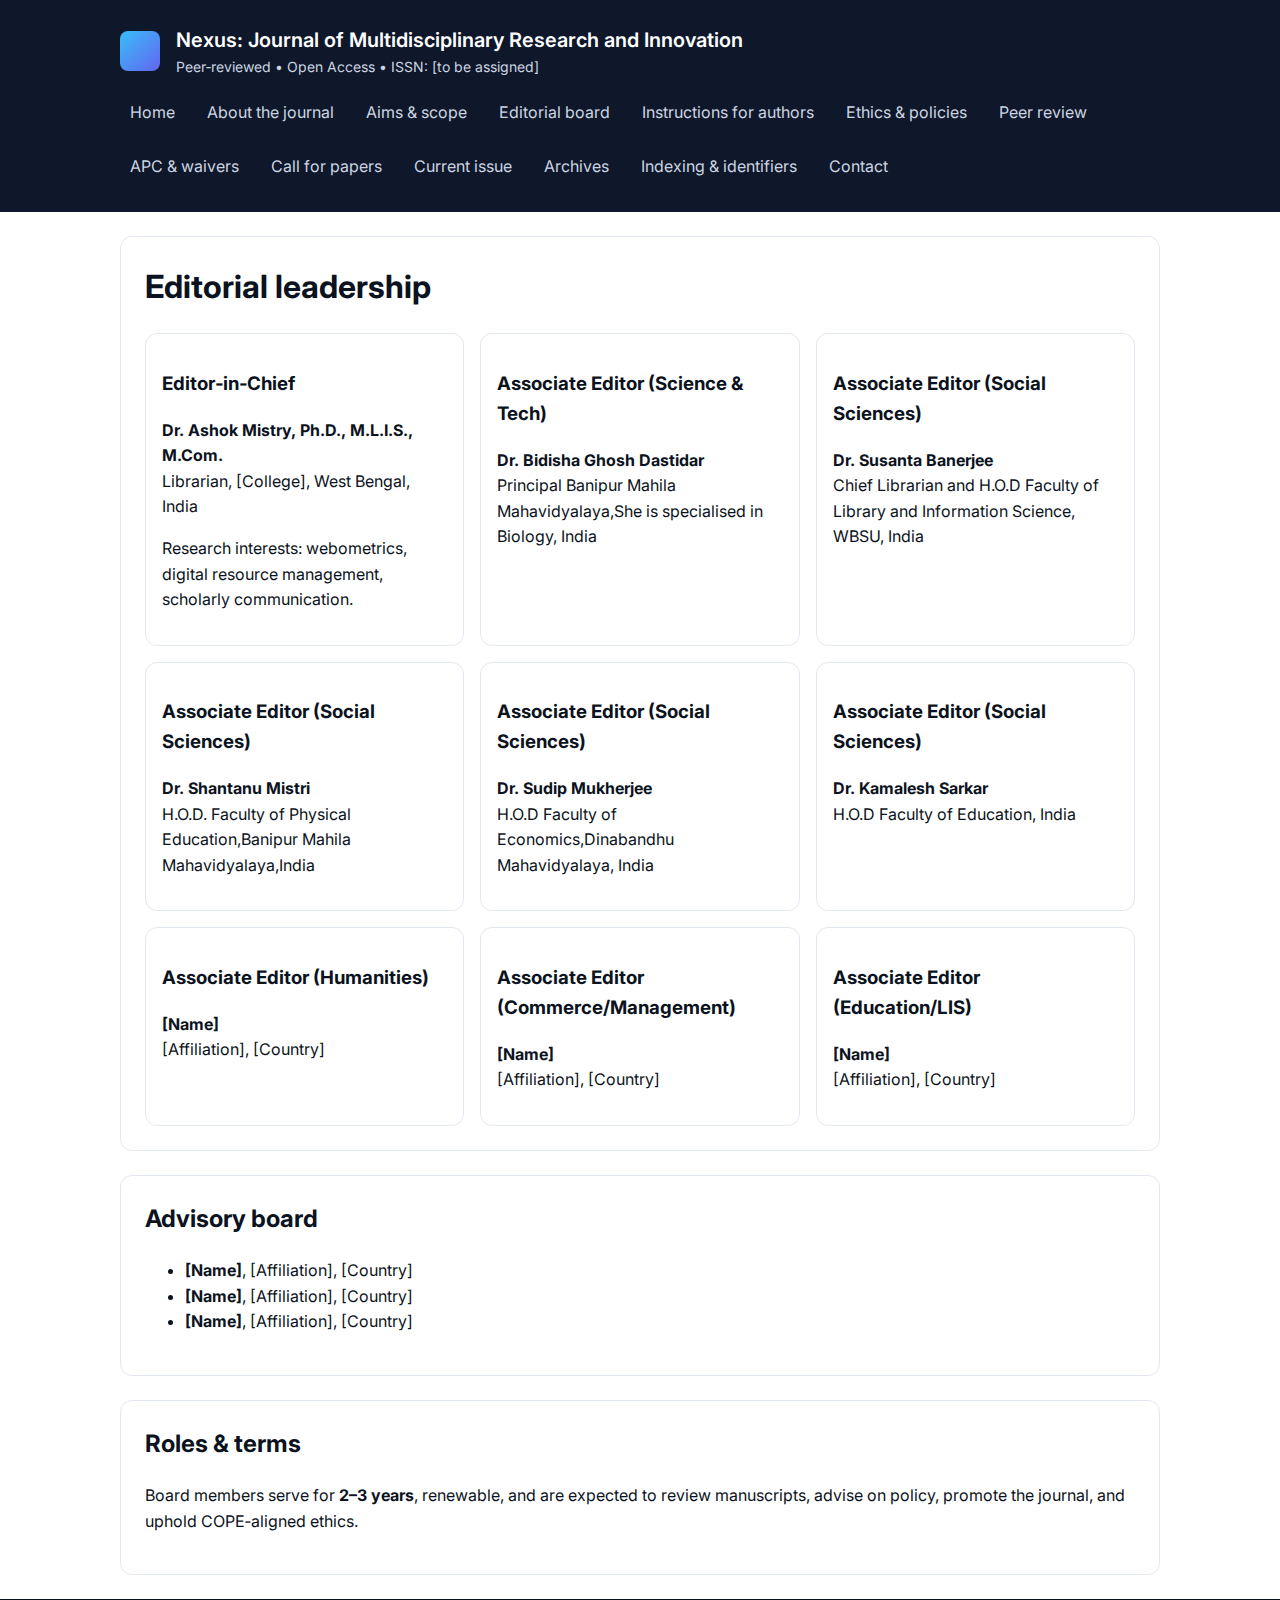
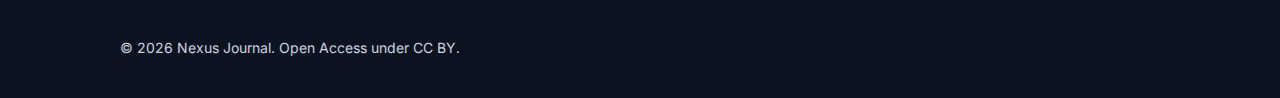
<file: editorial-board.html>
<!DOCTYPE html>
<html lang="en">
<head>
  <meta charset="utf-8">
  <title>Editorial board – Nexus</title>
  <meta name="viewport" content="width=device-width, initial-scale=1">
  <meta name="description" content="Editorial board of Nexus journal.">
  <link rel="preconnect" href="https://fonts.googleapis.com"><link rel="preconnect" href="https://fonts.gstatic.com" crossorigin>
  <link href="https://fonts.googleapis.com/css2?family=Inter:wght@400;600&display=swap" rel="stylesheet">
  <style>
    :root{--bg:#0f172a;--fg:#ffffff;--accent:#2563eb;--muted:#64748b;--panel:#f1f5f9;--text:#0b1220}
    *{box-sizing:border-box}body{margin:0;font-family:Inter,system-ui,-apple-system,Segoe UI,Roboto,Arial,sans-serif;color:var(--text);line-height:1.6;background:#fff}
    header{background:var(--bg);color:var(--fg);padding:24px 0}.container{max-width:1080px;margin:0 auto;padding:0 20px}
    .brand{display:flex;align-items:center;gap:16px}.logo{width:40px;height:40px;border-radius:8px;background:linear-gradient(135deg,#38bdf8,#6366f1)}
    nav{margin-top:14px;display:flex;flex-wrap:wrap;gap:12px}nav a{color:#cbd5e1;text-decoration:none;padding:8px 10px;border-radius:6px}nav a:hover{background:#1e293b;color:#fff}
    h1,h2{margin-top:0}.section{padding:24px;background:#fff;border:1px solid #e2e8f0;border-radius:12px;margin:24px 0}
    .grid{display:grid;grid-template-columns:repeat(auto-fit,minmax(260px,1fr));gap:16px}
    .card{border:1px solid #e2e8f0;border-radius:12px;padding:16px}
    footer{background:#0b1220;color:#cbd5e1;padding:24px 0;margin-top:24px;font-size:14px}
  </style>
</head>
<body>
<header>
  <div class="container">
    <div class="brand"><div class="logo"></div>
      <div><div style="font-size:20px;font-weight:600;">Nexus: Journal of Multidisciplinary Research and Innovation</div>
        <div style="font-size:14px;color:#cbd5e1;">Peer‑reviewed • Open Access • ISSN: [to be assigned]</div></div>
    </div>
    <nav aria-label="Primary">
      <a href="index.html">Home</a><a href="about.html">About the journal</a><a href="aims-scope.html">Aims & scope</a>
      <a href="editorial-board.html">Editorial board</a><a href="authors.html">Instructions for authors</a>
      <a href="ethics.html">Ethics & policies</a><a href="peer-review.html">Peer review</a><a href="apc.html">APC & waivers</a>
      <a href="cfp.html">Call for papers</a><a href="current.html">Current issue</a><a href="archives.html">Archives</a>
      <a href="index.html">Indexing & identifiers</a><a href="contact.html">Contact</a>
    </nav>
  </div>
</header>

<main class="container">
  <section class="section">
    <h1>Editorial leadership</h1>
    <div class="grid">
      <div class="card">
        <h3>Editor‑in‑Chief</h3>
        <p><strong>Dr. Ashok Mistry, Ph.D., M.L.I.S., M.Com.</strong><br>Librarian, [College], West Bengal, India</p>
        <p>Research interests: webometrics, digital resource management, scholarly communication.</p>
      </div>
      <div class="card">
        <h3>Associate Editor (Science & Tech)</h3>
        <p><strong>Dr. Bidisha Ghosh Dastidar </strong><br>Principal Banipur Mahila Mahavidyalaya,She is specialised in Biology, India</p>
      </div>
      <div class="card">
	<h3>Associate Editor (Social Sciences)</h3>
        <p><strong>Dr. Susanta Banerjee </strong><br> Chief Librarian and H.O.D Faculty of Library and Information Science, WBSU, India</p>
      </div>
      <div class="card">
        <h3>Associate Editor (Social Sciences)</h3>
        <p><strong>Dr. Shantanu Mistri</strong><br>H.O.D. Faculty of Physical Education,Banipur Mahila Mahavidyalaya,India</p>
      </div>
      <div class="card">
	<h3>Associate Editor (Social Sciences)</h3>
        <p><strong>Dr. Sudip Mukherjee </strong><br>H.O.D Faculty of Economics,Dinabandhu Mahavidyalaya, India</p>
      </div>
      <div class="card">
	<h3>Associate Editor (Social Sciences)</h3>
        <p><strong>Dr. Kamalesh Sarkar </strong><br>H.O.D Faculty of Education, India</p>
      </div>
      <div class="card">
        <h3>Associate Editor (Humanities)</h3>
        <p><strong>[Name]</strong><br>[Affiliation], [Country]</p>
      </div>
      <div class="card">
        <h3>Associate Editor (Commerce/Management)</h3>
        <p><strong>[Name]</strong><br>[Affiliation], [Country]</p>
      </div>
      <div class="card">
        <h3>Associate Editor (Education/LIS)</h3>
        <p><strong>[Name]</strong><br>[Affiliation], [Country]</p>
      </div>
    </div>
  </section>

  <section class="section">
    <h2>Advisory board</h2>
    <ul>
      <li><strong>[Name]</strong>, [Affiliation], [Country]</li>
      <li><strong>[Name]</strong>, [Affiliation], [Country]</li>
      <li><strong>[Name]</strong>, [Affiliation], [Country]</li>
    </ul>
  </section>

  <section class="section">
    <h2>Roles & terms</h2>
    <p>Board members serve for <strong>2–3 years</strong>, renewable, and are expected to review manuscripts, advise on policy, promote the journal, and uphold COPE‑aligned ethics.</p>
  </section>
</main>

<footer>
  <div class="container"><p>© <span id="year"></span> Nexus Journal. Open Access under CC BY.</p></div>
  <script>document.getElementById('year').textContent=new Date().getFullYear();</script>
</footer>
</body>
</html>
</file>
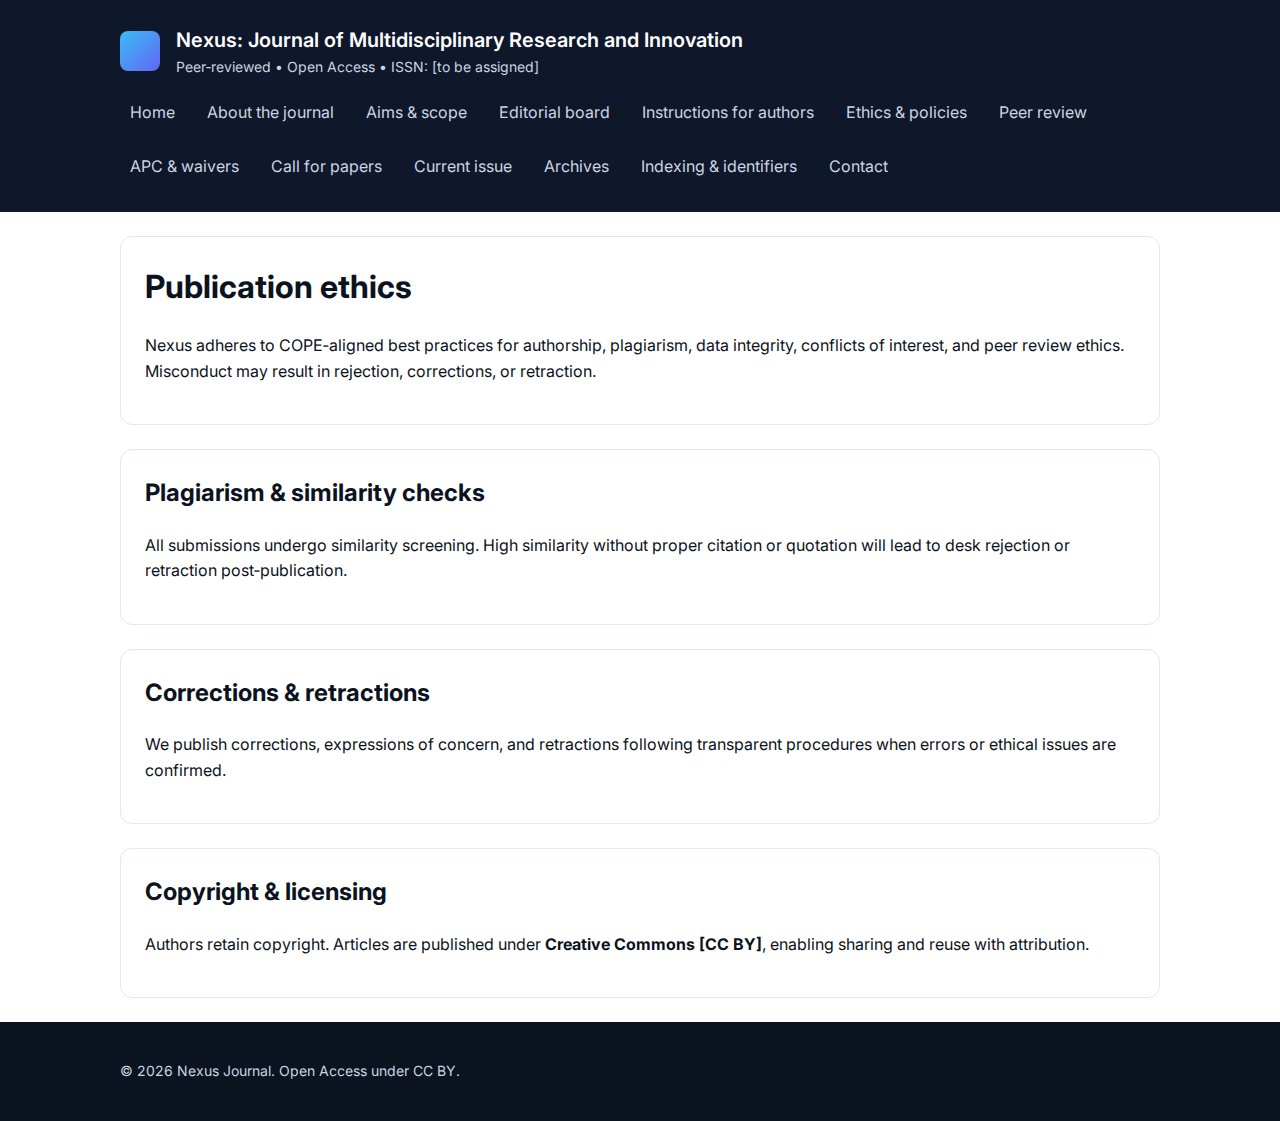
<file: ethics.html>
<!DOCTYPE html>
<html lang="en">
<head>
  <meta charset="utf-8">
  <title>Ethics & policies – Nexus</title>
  <meta name="viewport" content="width=device-width, initial-scale=1">
  <meta name="description" content="Publication ethics and policies of Nexus journal.">
  <link rel="preconnect" href="https://fonts.googleapis.com"><link rel="preconnect" href="https://fonts.gstatic.com" crossorigin>
  <link href="https://fonts.googleapis.com/css2?family=Inter:wght@400;600&display=swap" rel="stylesheet">
  <style>
    :root{--bg:#0f172a;--fg:#ffffff;--accent:#2563eb;--muted:#64748b;--panel:#f1f5f9;--text:#0b1220}
    *{box-sizing:border-box}body{margin:0;font-family:Inter,system-ui,-apple-system,Segoe UI,Roboto,Arial,sans-serif;color:var(--text);line-height:1.6;background:#fff}
    header{background:var(--bg);color:var(--fg);padding:24px 0}.container{max-width:1080px;margin:0 auto;padding:0 20px}
    .brand{display:flex;align-items:center;gap:16px}.logo{width:40px;height:40px;border-radius:8px;background:linear-gradient(135deg,#38bdf8,#6366f1)}
    nav{margin-top:14px;display:flex;flex-wrap:wrap;gap:12px}nav a{color:#cbd5e1;text-decoration:none;padding:8px 10px;border-radius:6px}nav a:hover{background:#1e293b;color:#fff}
    h1,h2{margin-top:0}.section{padding:24px;background:#fff;border:1px solid #e2e8f0;border-radius:12px;margin:24px 0}
    ul{margin:0;padding-left:20px}
    footer{background:#0b1220;color:#cbd5e1;padding:24px 0;margin-top:24px;font-size:14px}
  </style>
</head>
<body>
<header>
  <div class="container">
    <div class="brand"><div class="logo"></div>
      <div><div style="font-size:20px;font-weight:600;">Nexus: Journal of Multidisciplinary Research and Innovation</div>
        <div style="font-size:14px;color:#cbd5e1;">Peer‑reviewed • Open Access • ISSN: [to be assigned]</div></div>
    </div>
    <nav aria-label="Primary">
      <a href="index.html">Home</a><a href="about.html">About the journal</a><a href="aims-scope.html">Aims & scope</a>
      <a href="editorial-board.html">Editorial board</a><a href="authors.html">Instructions for authors</a>
      <a href="ethics.html">Ethics & policies</a><a href="peer-review.html">Peer review</a><a href="apc.html">APC & waivers</a>
      <a href="cfp.html">Call for papers</a><a href="current.html">Current issue</a><a href="archives.html">Archives</a>
      <a href="index.html">Indexing & identifiers</a><a href="contact.html">Contact</a>
    </nav>
  </div>
</header>

<main class="container">
  <section class="section">
    <h1>Publication ethics</h1>
    <p>Nexus adheres to COPE‑aligned best practices for authorship, plagiarism, data integrity, conflicts of interest, and peer review ethics. Misconduct may result in rejection, corrections, or retraction.</p>
  </section>

  <section class="section">
    <h2>Plagiarism & similarity checks</h2>
    <p>All submissions undergo similarity screening. High similarity without proper citation or quotation will lead to desk rejection or retraction post‑publication.</p>
  </section>

  <section class="section">
    <h2>Corrections & retractions</h2>
    <p>We publish corrections, expressions of concern, and retractions following transparent procedures when errors or ethical issues are confirmed.</p>
  </section>

  <section class="section">
    <h2>Copyright & licensing</h2>
    <p>Authors retain copyright. Articles are published under <strong>Creative Commons [CC BY]</strong>, enabling sharing and reuse with attribution.</p>
  </section>
</main>

<footer>
  <div class="container"><p>© <span id="year"></span> Nexus Journal. Open Access under CC BY.</p></div>
  <script>document.getElementById('year').textContent=new Date().getFullYear();</script>
</footer>
</body>
</html>
</file>
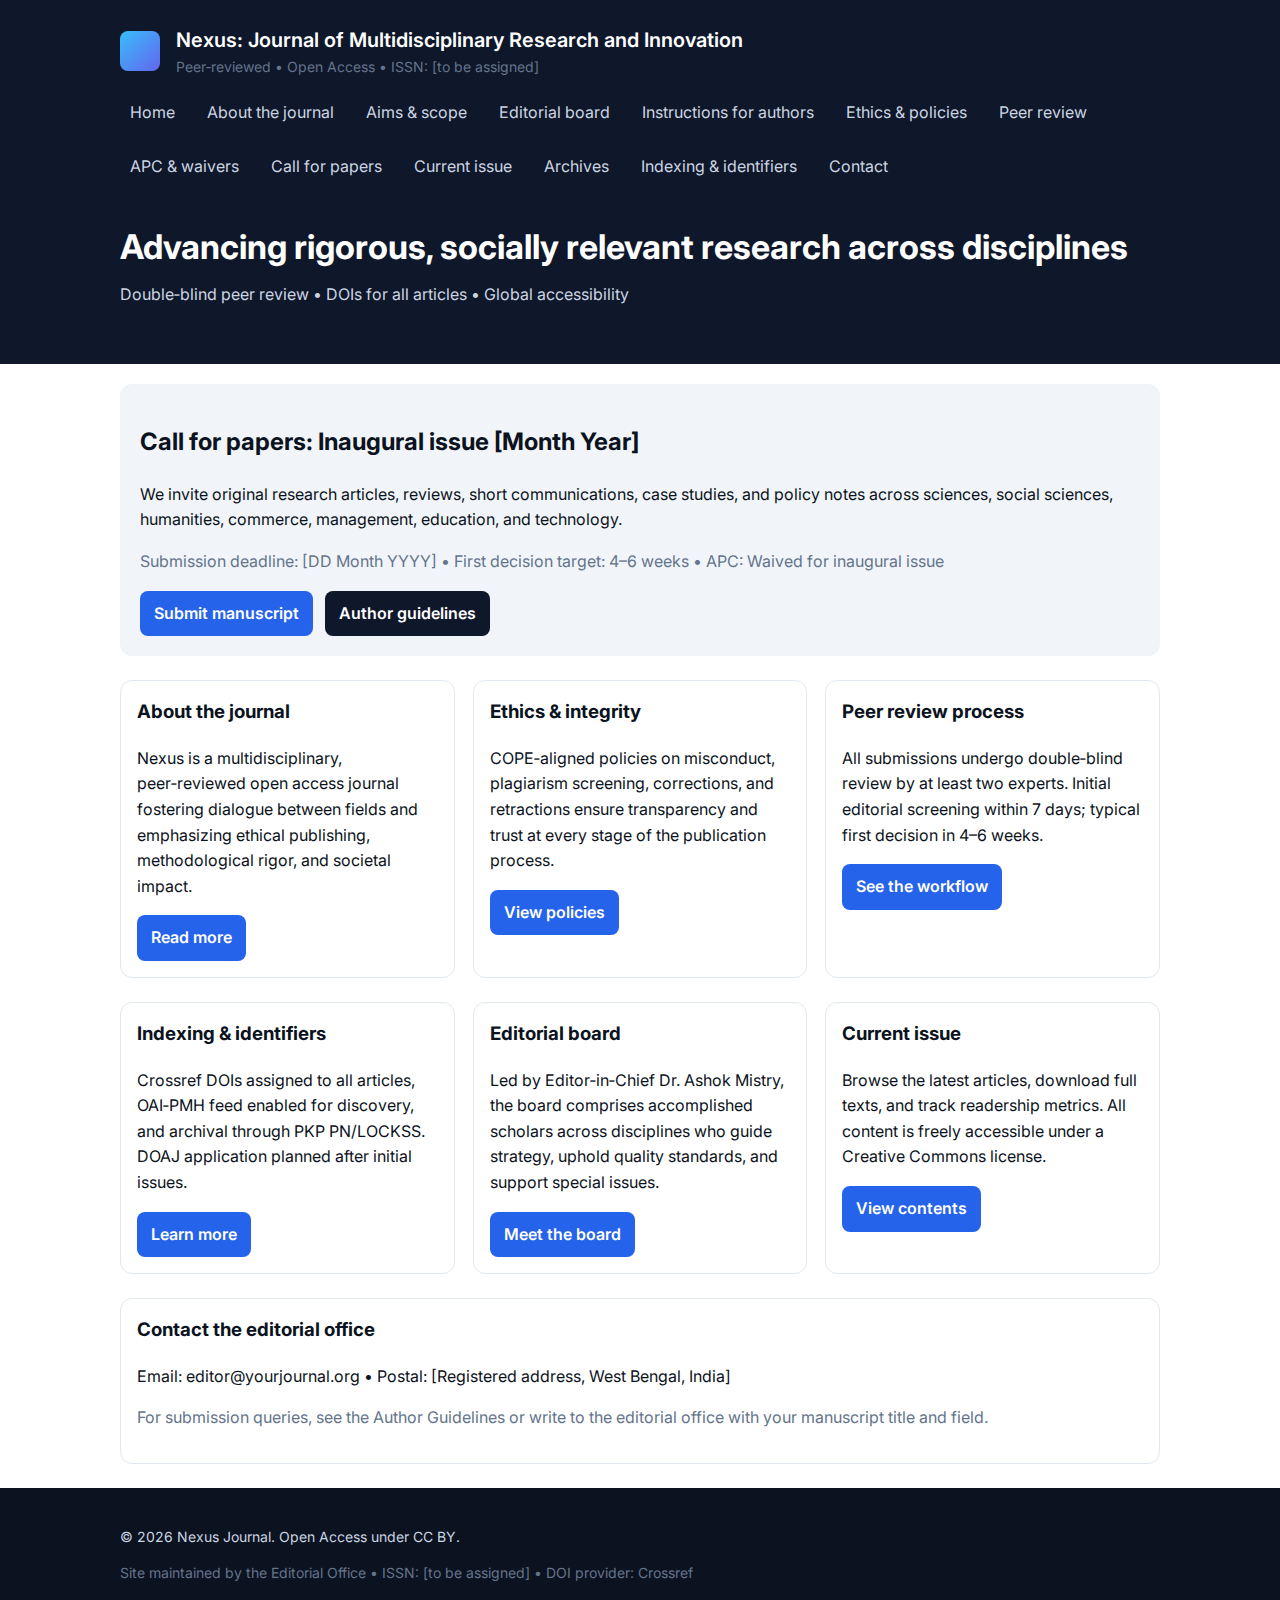
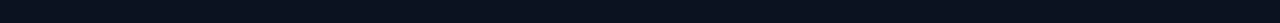
<file: home.html>
<!DOCTYPE html>
<html lang="en">
<head>
  <meta charset="utf-8">
  <title>Nexus: Journal of Multidisciplinary Research and Innovation</title>
  <meta name="viewport" content="width=device-width, initial-scale=1">
  <meta name="description" content="Peer‑reviewed, open access multidisciplinary journal advancing rigorous, socially relevant research across sciences, social sciences, humanities, commerce, management, education, and technology.">
  <link rel="preconnect" href="https://fonts.googleapis.com">
  <link rel="preconnect" href="https://fonts.gstatic.com" crossorigin>
  <link href="https://fonts.googleapis.com/css2?family=Inter:wght@400;600&display=swap" rel="stylesheet">
  <style>
    :root{
      --bg:#0f172a; --fg:#ffffff; --accent:#2563eb; --muted:#64748b; --panel:#f1f5f9; --text:#0b1220;
    }
    *{box-sizing:border-box}
    body{margin:0;font-family:Inter,system-ui,-apple-system,Segoe UI,Roboto,Arial,sans-serif;color:var(--text);line-height:1.6;background:#ffffff}
    header{background:var(--bg);color:var(--fg);padding:24px 0}
    .container{max-width:1080px;margin:0 auto;padding:0 20px}
    .brand{display:flex;align-items:center;gap:16px}
    .logo{width:40px;height:40px;border-radius:8px;background:linear-gradient(135deg,#38bdf8,#6366f1)}
    nav{margin-top:14px;display:flex;flex-wrap:wrap;gap:12px}
    nav a{color:#cbd5e1;text-decoration:none;padding:8px 10px;border-radius:6px}
    nav a:hover{background:#1e293b;color:#fff}
    .hero{padding:32px 0}
    .hero h1{margin:0 0 8px 0;color:#fff;font-size:28px}
    .hero p{margin:0;color:#cbd5e1}
    .cta{background:var(--panel);border-radius:12px;padding:20px;margin:20px 0}
    .btn{display:inline-block;background:var(--accent);color:#fff;text-decoration:none;padding:10px 14px;border-radius:8px;font-weight:600}
    .btn.secondary{background:#0f172a;color:#fff}
    .grid{display:grid;grid-template-columns:repeat(auto-fit,minmax(280px,1fr));gap:18px;margin:24px 0}
    .card{border:1px solid #e2e8f0;border-radius:12px;padding:16px;background:#fff}
    .card h3{margin-top:0}
    footer{background:#0b1220;color:#cbd5e1;padding:24px 0;margin-top:24px;font-size:14px}
    .muted{color:var(--muted)}
    @media (min-width:900px){
      .hero h1{font-size:34px}
    }
  </style>
</head>
<body>
  <header>
    <div class="container">
      <div class="brand">
        <div class="logo" aria-hidden="true"></div>
        <div>
          <div style="font-size:20px;font-weight:600;">Nexus: Journal of Multidisciplinary Research and Innovation</div>
          <div class="muted" style="font-size:14px;">Peer‑reviewed • Open Access • ISSN: [to be assigned]</div>
        </div>
      </div>
      <nav aria-label="Primary">
        <a href="home.html"> Home </ a> <a href="about.html">About the journal</a><a href="aims-scope.html">Aims & scope</a>
        <a href="editorial-board.html">Editorial board</a><a href="authors.html">Instructions for authors</a>
        <a href="ethics.html">Ethics & policies</a><a href="peer-review.html">Peer review</a><a href="apc.html">APC & waivers</a>
        <a href="cfp.html">Call for papers</a><a href="current.html">Current issue</a><a href="archives.html">Archives</a>
        <a href="index.html">Indexing & identifiers</a><a href="contact.html">Contact</a>
      </nav>
      <div class="hero">
        <h1>Advancing rigorous, socially relevant research across disciplines</h1>
        <p>Double‑blind peer review • DOIs for all articles • Global accessibility</p>
      </div>
    </div>
  </header>

  <main class="container">
    <section class="cta" aria-labelledby="cfp-title">
      <h2 id="cfp-title">Call for papers: Inaugural issue [Month Year]</h2>
      <p>We invite original research articles, reviews, short communications, case studies, and policy notes across sciences, social sciences, humanities, commerce, management, education, and technology.</p>
      <p class="muted">Submission deadline: [DD Month YYYY] • First decision target: 4–6 weeks • APC: Waived for inaugural issue</p>
      <div style="display:flex;gap:12px;flex-wrap:wrap;margin-top:8px;">
        <a class="btn" href="submit.html">Submit manuscript</a>
        <a class="btn secondary" href="authors.html">Author guidelines</a>
      </div>
    </section>

    <section class="grid" aria-label="Highlights">
      <article class="card">
        <h3>About the journal</h3>
        <p>Nexus is a multidisciplinary, peer‑reviewed open access journal fostering dialogue between fields and emphasizing ethical publishing, methodological rigor, and societal impact.</p>
        <a class="btn" href="about.html">Read more</a>
      </article>

      <article class="card">
        <h3>Ethics & integrity</h3>
        <p>COPE‑aligned policies on misconduct, plagiarism screening, corrections, and retractions ensure transparency and trust at every stage of the publication process.</p>
        <a class="btn" href="ethics.html">View policies</a>
      </article>

      <article class="card">
        <h3>Peer review process</h3>
        <p>All submissions undergo double‑blind review by at least two experts. Initial editorial screening within 7 days; typical first decision in 4–6 weeks.</p>
        <a class="btn" href="peer-review.html">See the workflow</a>
      </article>
    </section>

    <section class="grid" aria-label="Indexing and identifiers">
      <article class="card">
        <h3>Indexing & identifiers</h3>
        <p>Crossref DOIs assigned to all articles, OAI‑PMH feed enabled for discovery, and archival through PKP PN/LOCKSS. DOAJ application planned after initial issues.</p>
        <a class="btn" href="indexing.html">Learn more</a>
      </article>

      <article class="card">
        <h3>Editorial board</h3>
        <p>Led by Editor‑in‑Chief Dr. Ashok Mistry, the board comprises accomplished scholars across disciplines who guide strategy, uphold quality standards, and support special issues.</p>
        <a class="btn" href="editorial-board.html">Meet the board</a>
      </article>

      <article class="card">
        <h3>Current issue</h3>
        <p>Browse the latest articles, download full texts, and track readership metrics. All content is freely accessible under a Creative Commons license.</p>
        <a class="btn" href="current.html">View contents</a>
      </article>
    </section>

    <section class="card" aria-label="Contact">
      <h3>Contact the editorial office</h3>
      <p>Email: editor@yourjournal.org • Postal: [Registered address, West Bengal, India]</p>
      <p class="muted">For submission queries, see the Author Guidelines or write to the editorial office with your manuscript title and field.</p>
    </section>
  </main>

  <footer role="contentinfo">
    <div class="container">
      <p>© <span id="year"></span> Nexus Journal. Open Access under CC BY.</p>
      <p class="muted">Site maintained by the Editorial Office • ISSN: [to be assigned] • DOI provider: Crossref</p>
    </div>
    <script>document.getElementById('year').textContent = new Date().getFullYear();</script>
  </footer>
</body>
</html>
</file>
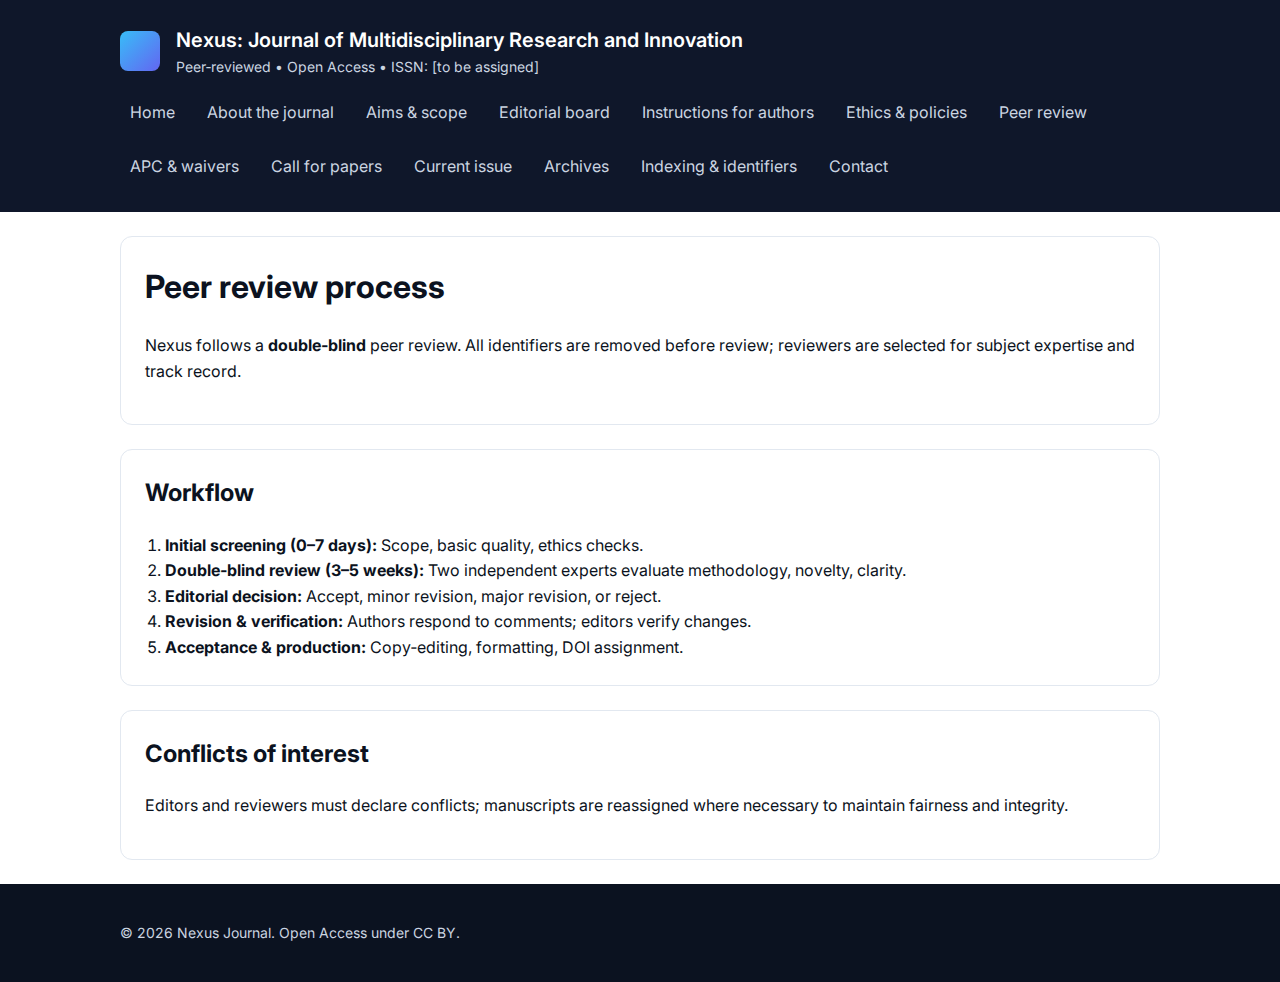
<file: peer-review.html>
<!DOCTYPE html>
<html lang="en">
<head>
  <meta charset="utf-8">
  <title>Peer review – Nexus</title>
  <meta name="viewport" content="width=device-width, initial-scale=1">
  <meta name="description" content="Peer review process of Nexus journal.">
  <link rel="preconnect" href="https://fonts.googleapis.com"><link rel="preconnect" href="https://fonts.gstatic.com" crossorigin>
  <link href="https://fonts.googleapis.com/css2?family=Inter:wght@400;600&display=swap" rel="stylesheet">
  <style>
    :root{--bg:#0f172a;--fg:#ffffff;--accent:#2563eb;--muted:#64748b;--panel:#f1f5f9;--text:#0b1220}
    *{box-sizing:border-box}body{margin:0;font-family:Inter,system-ui,-apple-system,Segoe UI,Roboto,Arial,sans-serif;color:var(--text);line-height:1.6;background:#fff}
    header{background:var(--bg);color:var(--fg);padding:24px 0}.container{max-width:1080px;margin:0 auto;padding:0 20px}
    .brand{display:flex;align-items:center;gap:16px}.logo{width:40px;height:40px;border-radius:8px;background:linear-gradient(135deg,#38bdf8,#6366f1)}
    nav{margin-top:14px;display:flex;flex-wrap:wrap;gap:12px}nav a{color:#cbd5e1;text-decoration:none;padding:8px 10px;border-radius:6px}nav a:hover{background:#1e293b;color:#fff}
    h1,h2{margin-top:0}.section{padding:24px;background:#fff;border:1px solid #e2e8f0;border-radius:12px;margin:24px 0}
    ol{margin:0;padding-left:20px}
    footer{background:#0b1220;color:#cbd5e1;padding:24px 0;margin-top:24px;font-size:14px}
  </style>
</head>
<body>
<header>
  <div class="container">
    <div class="brand"><div class="logo"></div>
      <div><div style="font-size:20px;font-weight:600;">Nexus: Journal of Multidisciplinary Research and Innovation</div>
        <div style="font-size:14px;color:#cbd5e1;">Peer‑reviewed • Open Access • ISSN: [to be assigned]</div></div>
    </div>
    <nav aria-label="Primary">
     <a href="home.html"> Home </ a> <a href="about.html">About the journal</a><a href="aims-scope.html">Aims & scope</a>
        <a href="editorial-board.html">Editorial board</a><a href="authors.html">Instructions for authors</a>
        <a href="ethics.html">Ethics & policies</a><a href="peer-review.html">Peer review</a><a href="apc.html">APC & waivers</a>
        <a href="cfp.html">Call for papers</a><a href="current.html">Current issue</a><a href="archives.html">Archives</a>
        <a href="index.html">Indexing & identifiers</a><a href="contact.html">Contact</a>
    </nav>
  </div>
</header>

<main class="container">
  <section class="section">
    <h1>Peer review process</h1>
    <p>Nexus follows a <strong>double‑blind</strong> peer review. All identifiers are removed before review; reviewers are selected for subject expertise and track record.</p>
  </section>

  <section class="section">
    <h2>Workflow</h2>
    <ol>
      <li><strong>Initial screening (0–7 days):</strong> Scope, basic quality, ethics checks.</li>
      <li><strong>Double‑blind review (3–5 weeks):</strong> Two independent experts evaluate methodology, novelty, clarity.</li>
      <li><strong>Editorial decision:</strong> Accept, minor revision, major revision, or reject.</li>
      <li><strong>Revision & verification:</strong> Authors respond to comments; editors verify changes.</li>
      <li><strong>Acceptance & production:</strong> Copy‑editing, formatting, DOI assignment.</li>
    </ol>
  </section>

  <section class="section">
    <h2>Conflicts of interest</h2>
    <p>Editors and reviewers must declare conflicts; manuscripts are reassigned where necessary to maintain fairness and integrity.</p>
  </section>
</main>

<footer>
  <div class="container"><p>© <span id="year"></span> Nexus Journal. Open Access under CC BY.</p></div>
  <script>document.getElementById('year').textContent=new Date().getFullYear();</script>
</footer>
</body>
</html>
</file>
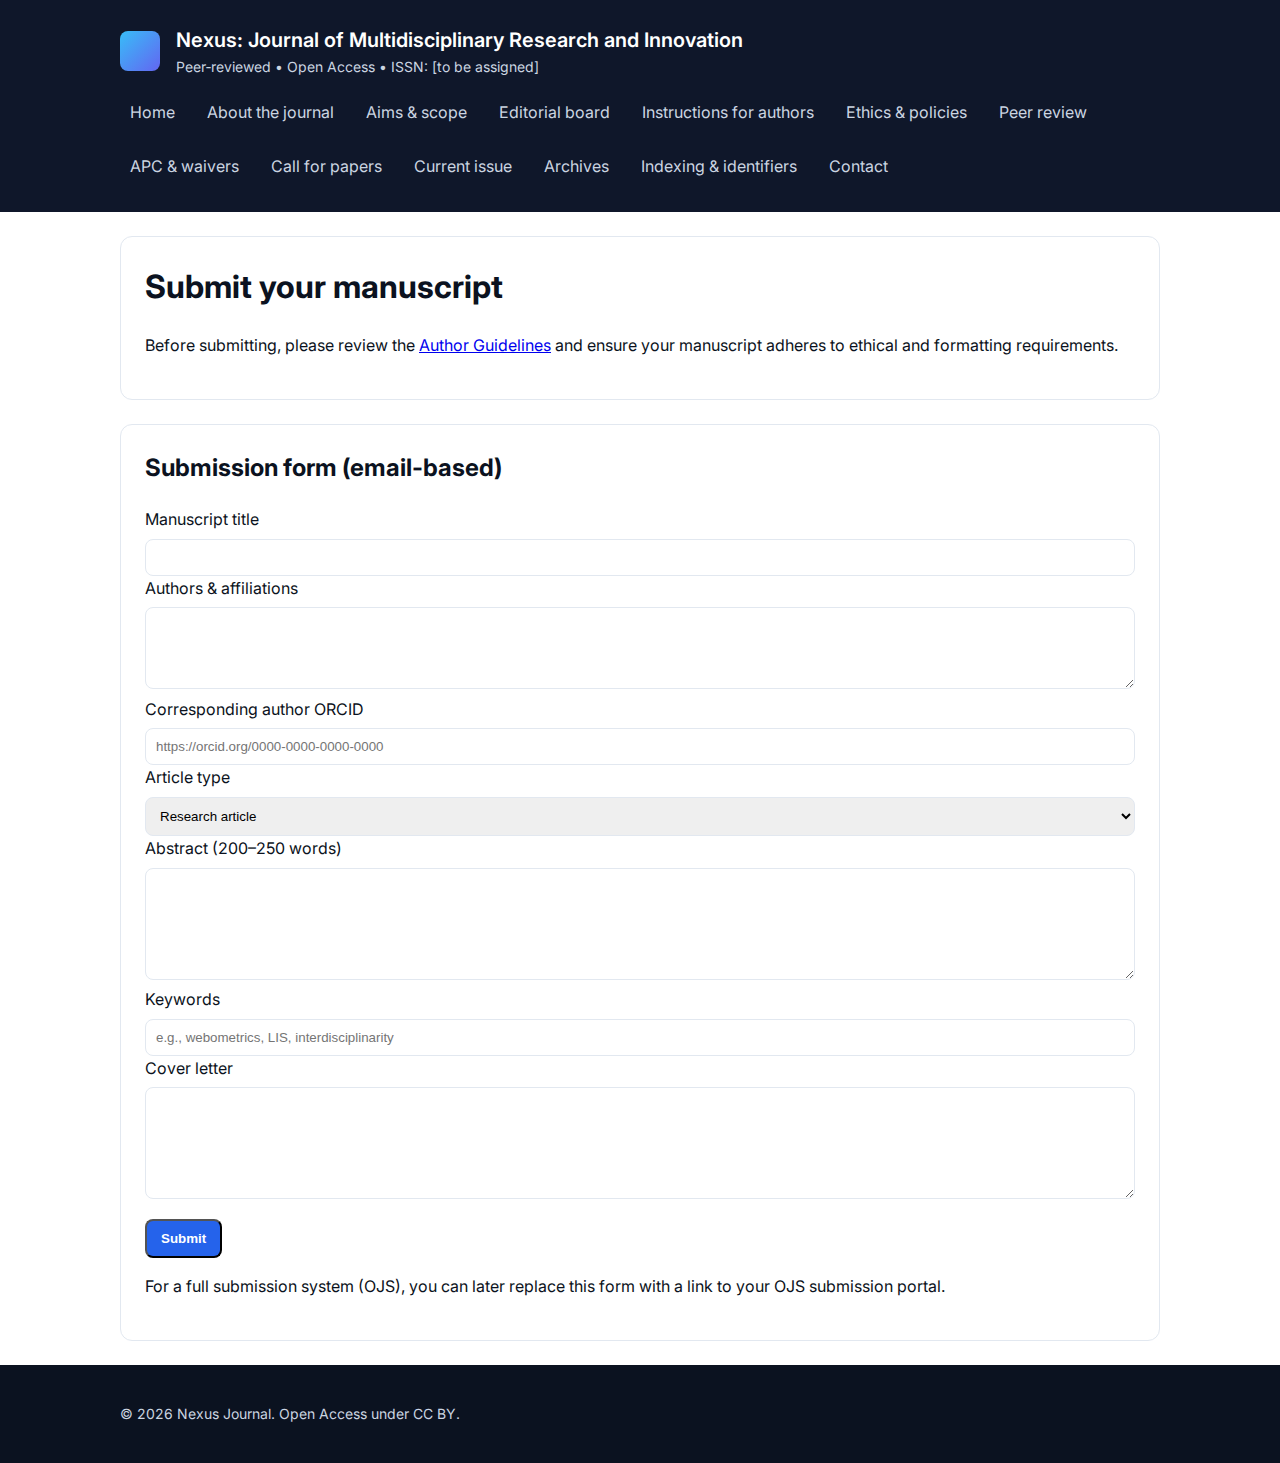
<file: submit.html>
<!DOCTYPE html>
<html lang="en">
<head>
  <meta charset="utf-8">
  <title>Submit manuscript – Nexus</title>
  <meta name="viewport" content="width=device-width, initial-scale=1">
  <meta name="description" content="Submit your manuscript to Nexus journal.">
  <link rel="preconnect" href="https://fonts.googleapis.com"><link rel="preconnect" href="https://fonts.gstatic.com" crossorigin>
  <link href="https://fonts.googleapis.com/css2?family=Inter:wght@400;600&display=swap" rel="stylesheet">
  <style>
    :root{--bg:#0f172a;--fg:#ffffff;--accent:#2563eb;--muted:#64748b;--panel:#f1f5f9;--text:#0b1220}
    *{box-sizing:border-box}body{margin:0;font-family:Inter,system-ui,-apple-system,Segoe UI,Roboto,Arial,sans-serif;color:var(--text);line-height:1.6;background:#fff}
    header{background:var(--bg);color:var(--fg);padding:24px 0}.container{max-width:1080px;margin:0 auto;padding:0 20px}
    .brand{display:flex;align-items:center;gap:16px}.logo{width:40px;height:40px;border-radius:8px;background:linear-gradient(135deg,#38bdf8,#6366f1)}
    nav{margin-top:14px;display:flex;flex-wrap:wrap;gap:12px}nav a{color:#cbd5e1;text-decoration:none;padding:8px 10px;border-radius:6px}nav a:hover{background:#1e293b;color:#fff}
    h1,h2{margin-top:0}.section{padding:24px;background:#fff;border:1px solid #e2e8f0;border-radius:12px;margin:24px 0}
    label{display:block;margin-bottom:6px}input,textarea,select{width:100%;padding:10px;border:1px solid #e2e8f0;border-radius:8px}
    .btn{display:inline-block;background:var(--accent);color:#fff;text-decoration:none;padding:10px 14px;border-radius:8px;font-weight:600}
    footer{background:#0b1220;color:#cbd5e1;padding:24px 0;margin-top:24px;font-size:14px}
  </style>
</head>
<body>
<header>
  <div class="container">
    <div class="brand"><div class="logo"></div>
      <div><div style="font-size:20px;font-weight:600;">Nexus: Journal of Multidisciplinary Research and Innovation</div>
        <div style="font-size:14px;color:#cbd5e1;">Peer‑reviewed • Open Access • ISSN: [to be assigned]</div></div>
    </div>
    <nav aria-label="Primary">
     <a href="home.html"> Home </ a> <a href="about.html">About the journal</a><a href="aims-scope.html">Aims & scope</a>
        <a href="editorial-board.html">Editorial board</a><a href="authors.html">Instructions for authors</a>
        <a href="ethics.html">Ethics & policies</a><a href="peer-review.html">Peer review</a><a href="apc.html">APC & waivers</a>
        <a href="cfp.html">Call for papers</a><a href="current.html">Current issue</a><a href="archives.html">Archives</a>
        <a href="index.html">Indexing & identifiers</a><a href="contact.html">Contact</a>
    </nav>
  </div>
</header>

<main class="container">
  <section class="section">
    <h1>Submit your manuscript</h1>
    <p>Before submitting, please review the <a href="authors.html">Author Guidelines</a> and ensure your manuscript adheres to ethical and formatting requirements.</p>
  </section>

  <section class="section">
    <h2>Submission form (email-based)</h2>
    <form action="mailto:editor@yourjournal.org" method="post" enctype="text/plain">
      <label for="title">Manuscript title</label>
      <input id="title" name="title" type="text" required>
      <label for="authors">Authors & affiliations</label>
      <textarea id="authors" name="authors" rows="4" required></textarea>
      <label for="orcid">Corresponding author ORCID</label>
      <input id="orcid" name="orcid" type="text" placeholder="https://orcid.org/0000-0000-0000-0000">
      <label for="type">Article type</label>
      <select id="type" name="type" required>
        <option>Research article</option><option>Review article</option>
        <option>Short communication</option><option>Case study</option><option>Policy note</option>
      </select>
      <label for="abstract">Abstract (200–250 words)</label>
      <textarea id="abstract" name="abstract" rows="6" required></textarea>
      <label for="keywords">Keywords</label>
      <input id="keywords" name="keywords" type="text" placeholder="e.g., webometrics, LIS, interdisciplinarity">
      <label for="cover">Cover letter</label>
      <textarea id="cover" name="cover" rows="6" required></textarea>
      <div style="margin-top:12px;"><button class="btn" type="submit">Submit</button></div>
    </form>
    <p class="muted">For a full submission system (OJS), you can later replace this form with a link to your OJS submission portal.</p>
  </section>
</main>

<footer>
  <div class="container"><p>© <span id="year"></span> Nexus Journal. Open Access under CC BY.</p></div>
  <script>document.getElementById('year').textContent=new Date().getFullYear();</script>
</footer>
</body>
</html>
</file>
